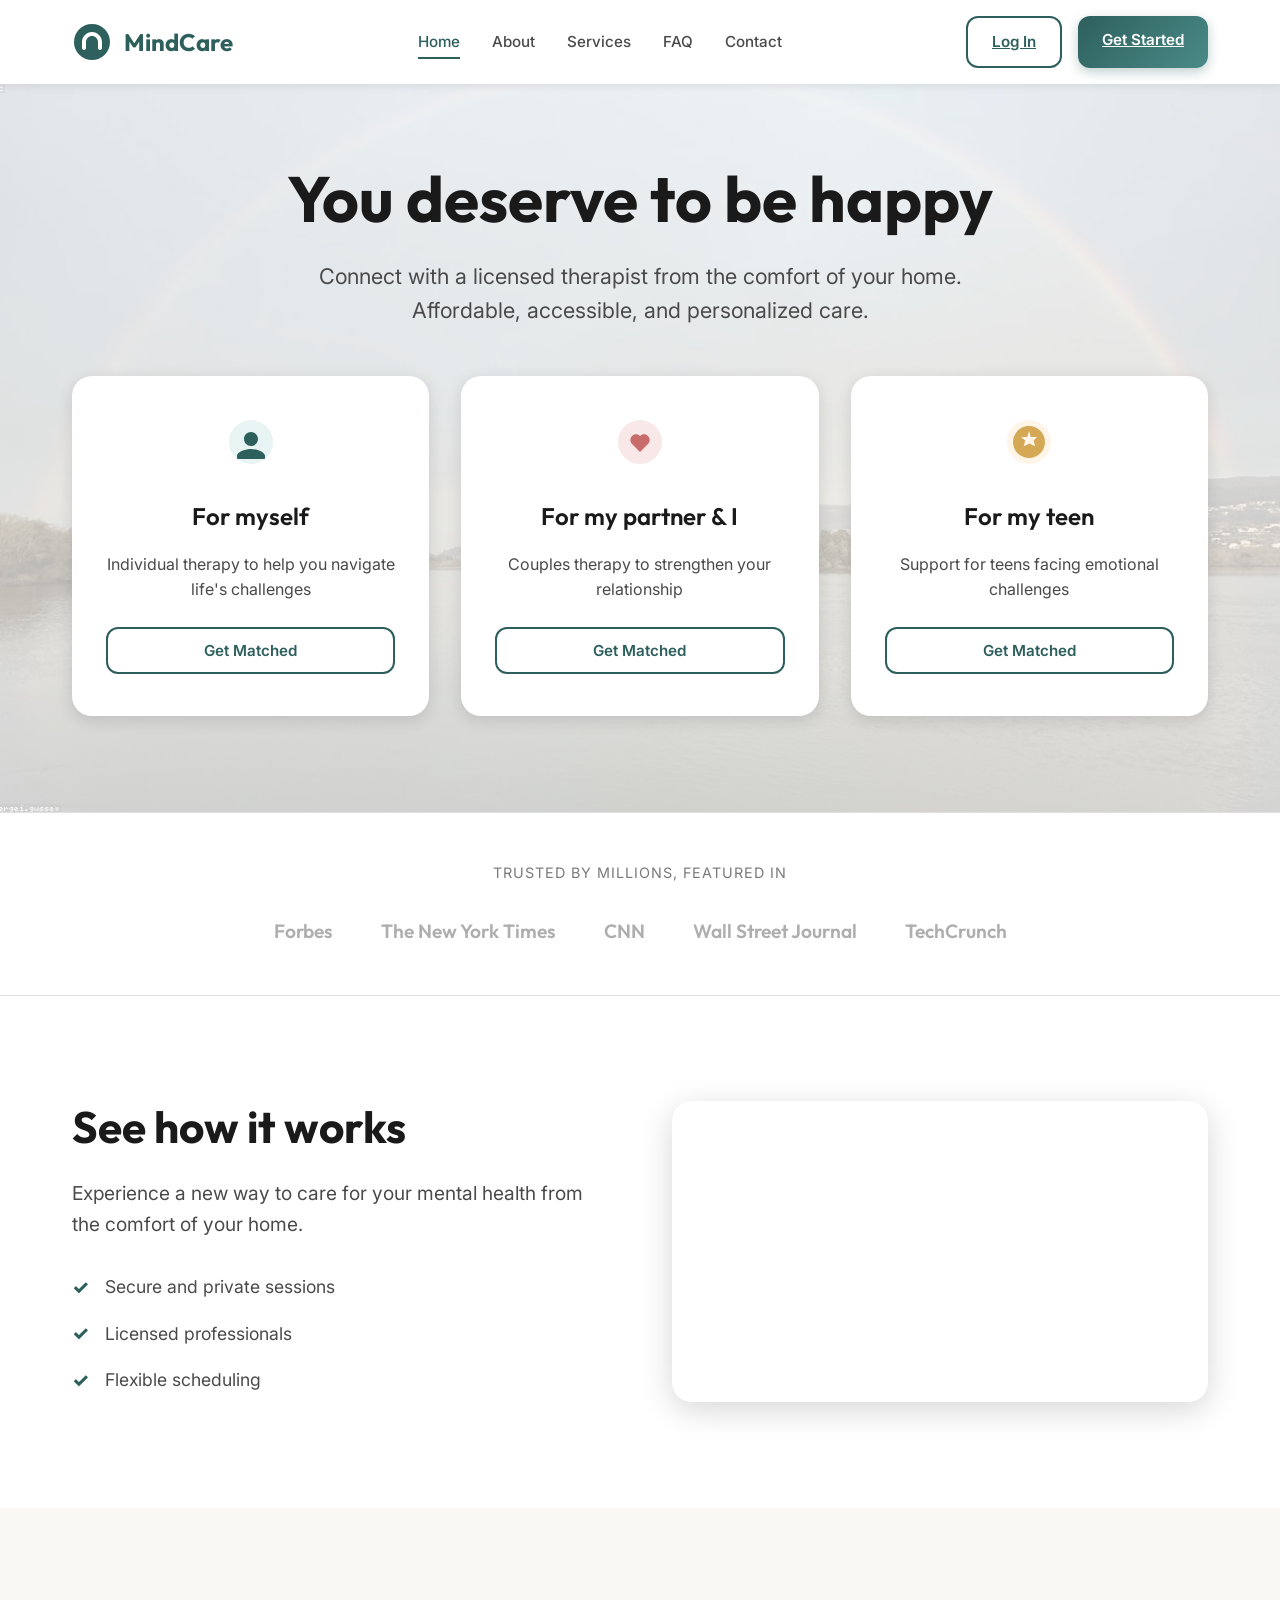
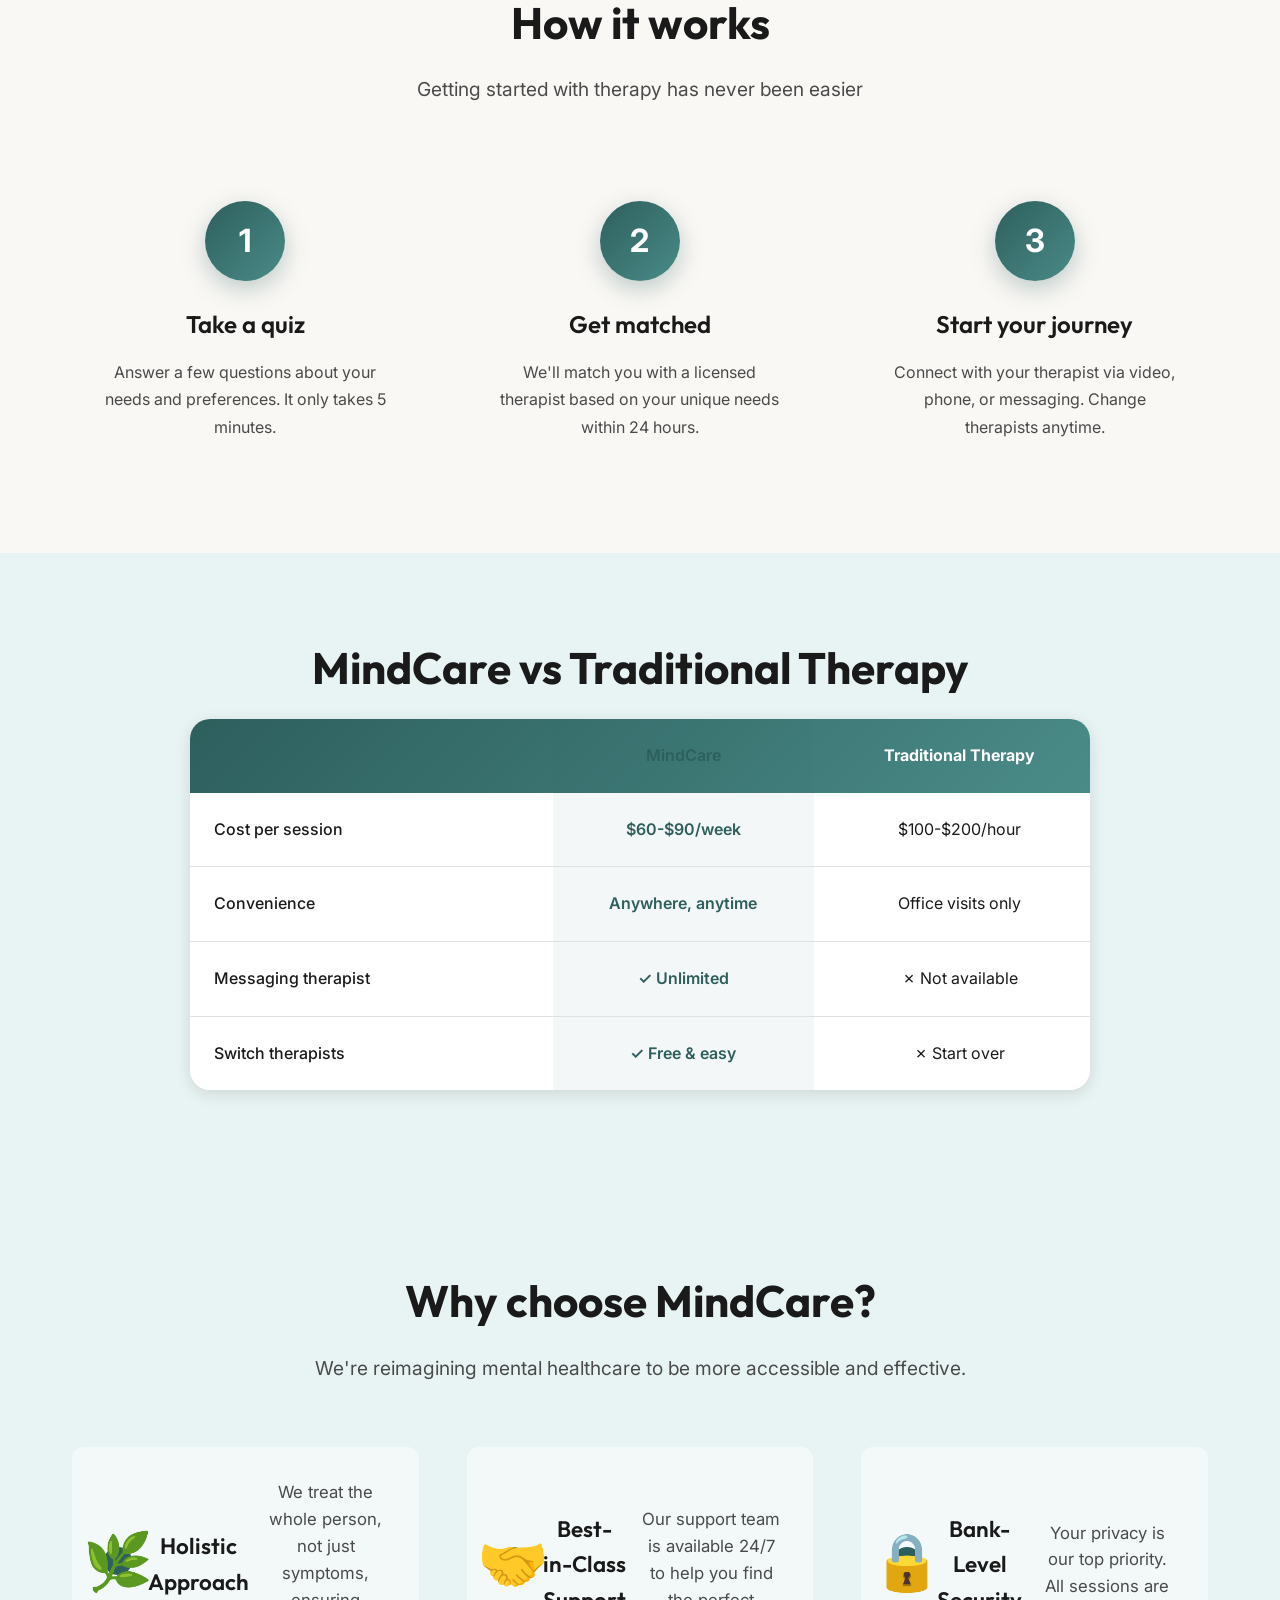
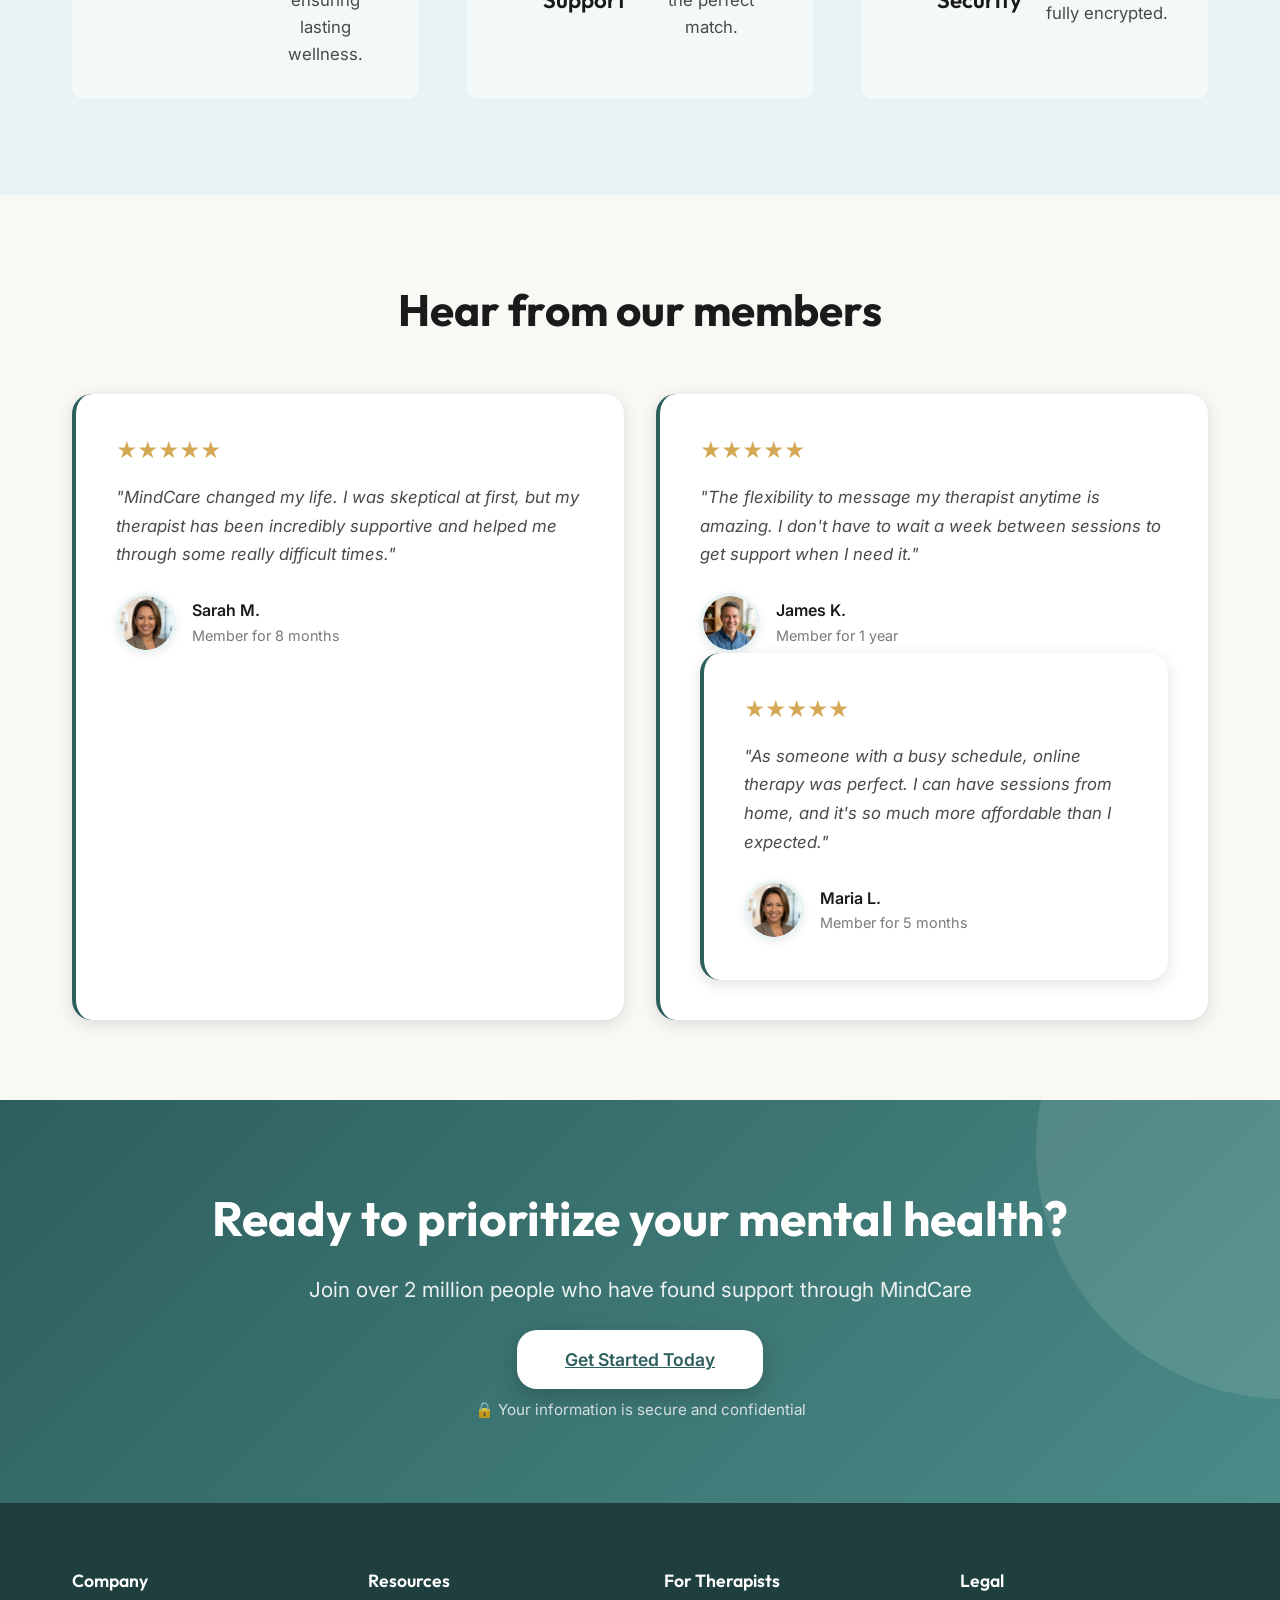
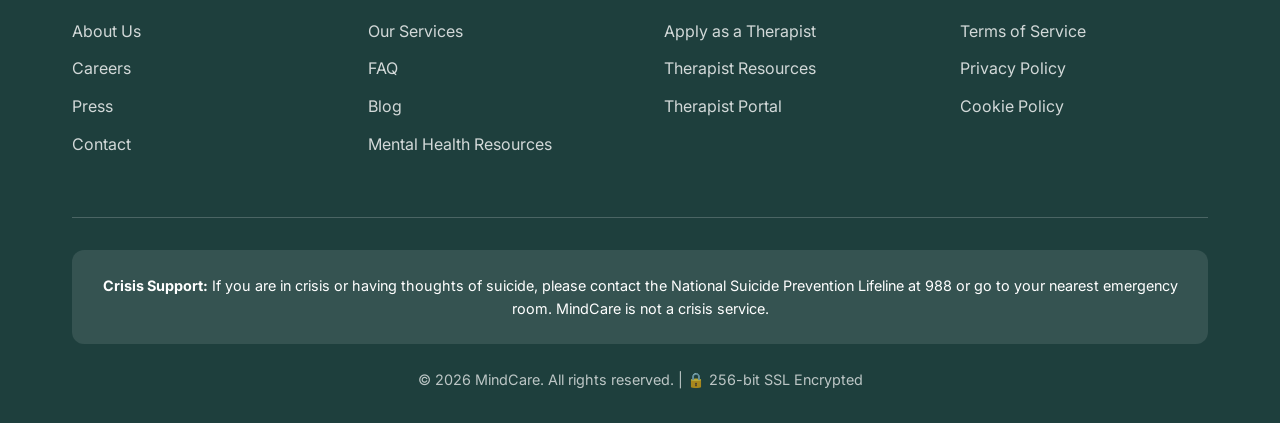
<file: index.html>
<!DOCTYPE html>
<html lang="en">
<head>
    <meta charset="UTF-8">
    <meta name="viewport" content="width=device-width, initial-scale=1.0">
    <title>MindCare - Online Therapy & Mental Wellness | You Deserve Happiness</title>
    <meta name="description" content="MindCare offers affordable, accessible online therapy with licensed therapists. Individual, couples, and teen therapy available. Start your mental wellness journey today.">
    <link rel="preconnect" href="https://fonts.googleapis.com">
    <link rel="preconnect" href="https://fonts.gstatic.com" crossorigin>
    <link href="https://fonts.googleapis.com/css2?family=Inter:wght@300;400;500;600;700;800&family=Outfit:wght@400;600;700&display=swap" rel="stylesheet">
    <link rel="stylesheet" href="styles.css">
</head>
<body>
   
    
    <header class="header">
        <div class="container">
            <nav class="nav">
                <div class="logo">
                    <svg width="40" height="40" viewBox="0 0 40 40" fill="none">
                        <circle cx="20" cy="20" r="18" fill="url(#gradient1)"/>
                        <path d="M20 10C14.5 10 10 14.5 10 20V26C10 27.1 10.9 28 12 28C13.1 28 14 27.1 14 26V20C14 16.7 16.7 14 20 14C23.3 14 26 16.7 26 20V26C26 27.1 26.9 28 28 28C29.1 28 30 27.1 30 26V20C30 14.5 25.5 10 20 10Z" fill="white"/>
                        <defs>
                            <linearGradient id="gradient1" x1="0" y1="0" x2="40" y2="40">
                                <stop offset="0%" stop-color="#2D5F5D"/>
                                <stop offset="100%" stop-color="#4A8B88"/>
                            </linearGradient>
                        </defs>
                    </svg>
                    <span class="logo-text">MindCare</span>
                </div>
                <ul class="nav-menu">
                    <li><a href="index.html" class="nav-link active">Home</a></li>
                    <li><a href="about.html" class="nav-link">About</a></li>
                    <li><a href="services.html" class="nav-link">Services</a></li>
                    <li><a href="faq.html" class="nav-link">FAQ</a></li>
                    <li><a href="contact.html" class="nav-link">Contact</a></li>
                </ul>
                <div class="nav-actions">
                    <a href="login.html" class="btn btn-outline">Log In</a>
                    <a href="signup.html" class="btn btn-primary">Get Started</a>
                </div>
            </nav>
        </div>
    </header>

   
    <section class="hero">
        <div class="container">
            <div class="hero-content">
                <h1 class="hero-title">You deserve to be happy</h1>
                <p class="hero-subtitle">Connect with a licensed therapist from the comfort of your home. Affordable, accessible, and personalized care.</p>
                
                <div class="therapy-cards">
                    <div class="therapy-card">
                        <div class="card-icon">
                            <svg width="48" height="48" viewBox="0 0 48 48" fill="none">
                                <circle cx="24" cy="24" r="22" fill="#E8F4F3"/>
                                <path d="M24 28C27.866 28 31 24.866 31 21C31 17.134 27.866 14 24 14C20.134 14 17 17.134 17 21C17 24.866 20.134 28 24 28ZM24 31C19.33 31 10 33.34 10 38V40C10 40.55 10.45 41 11 41H37C37.55 41 38 40.55 38 40V38C38 33.34 28.67 31 24 31Z" fill="#2D5F5D"/>
                            </svg>
                        </div>
                        <h3 class="card-title">For myself</h3>
                        <p class="card-description">Individual therapy to help you navigate life's challenges</p>
                        <button class="btn btn-card">Get Matched</button>
                    </div>

                    <div class="therapy-card">
                        <div class="card-icon">
                            <svg width="48" height="48" viewBox="0 0 48 48" fill="none">
                                <circle cx="24" cy="24" r="22" fill="#F9E8E8"/>
                                <path d="M24 34L16 26C13.8 23.8 13.8 20.2 16 18C18.2 15.8 21.8 15.8 24 18C26.2 15.8 29.8 15.8 32 18C34.2 20.2 34.2 23.8 32 26L24 34Z" fill="#C76B6B"/>
                            </svg>
                        </div>
                        <h3 class="card-title">For my partner & I</h3>
                        <p class="card-description">Couples therapy to strengthen your relationship</p>
                        <button class="btn btn-card">Get Matched</button>
                    </div>

                    <div class="therapy-card">
                        <div class="card-icon">
                            <svg width="48" height="48" viewBox="0 0 48 48" fill="none">
                                <circle cx="24" cy="24" r="22" fill="#FFF4E8"/>
                                <path d="M32 19L28.59 22.41L30.17 28.17L24.41 25.58L18.65 28.17L20.23 22.41L16 19H22.18L24 13L25.82 19H32ZM24 8C15.16 8 8 15.16 8 24C8 32.84 15.16 40 24 40C32.84 40 40 32.84 40 24C40 15.16 32.84 8 24 8Z" fill="#D4A855"/>
                            </svg>
                        </div>
                        <h3 class="card-title">For my teen</h3>
                        <p class="card-description">Support for teens facing emotional challenges</p>
                        <button class="btn btn-card">Get Matched</button>
                    </div>
                </div>
            </div>
        </div>
        <div class="hero-background"></div>
    </section>

   
    <section class="featured">
        <div class="container">
            <p class="featured-label">Trusted by millions, featured in</p>
            <div class="featured-logos">
                <div class="featured-logo">Forbes</div>
                <div class="featured-logo">The New York Times</div>
                <div class="featured-logo">CNN</div>
                <div class="featured-logo">Wall Street Journal</div>
                <div class="featured-logo">TechCrunch</div>
            </div>
        </div>
    </section>

    <!-- Video Section -->
    <section class="video-intro">
        <div class="container">
            <div class="video-content">
                <div class="video-text">
                    <h2 class="section-title">See how it works</h2>
                    <p class="section-subtitle">Experience a new way to care for your mental health from the comfort of your home.</p>
                    <ul class="video-features">
                        <li><span class="check-icon">✓</span> Secure and private sessions</li>
                        <li><span class="check-icon">✓</span> Licensed professionals</li>
                        <li><span class="check-icon">✓</span> Flexible scheduling</li>
                    </ul>
                </div>
                <div class="video-wrapper">
                     <iframe width="560" height="315" src="https://www.youtube.com/embed/inpok4MKVLM?controls=0" title="MindCare Experience" frameborder="0" allow="accelerometer; autoplay; clipboard-write; encrypted-media; gyroscope; picture-in-picture" allowfullscreen></iframe>
                </div>
            </div>
        </div>
    </section>

   
    <section class="how-it-works">
        <div class="container">
            <h2 class="section-title">How it works</h2>
            <p class="section-subtitle">Getting started with therapy has never been easier</p>
            
            <div class="steps-grid">
                <div class="step">
                    <div class="step-number">1</div>
                    <h3 class="step-title">Take a quiz</h3>
                    <p class="step-description">Answer a few questions about your needs and preferences. It only takes 5 minutes.</p>
                </div>
                
                <div class="step">
                    <div class="step-number">2</div>
                    <h3 class="step-title">Get matched</h3>
                    <p class="step-description">We'll match you with a licensed therapist based on your unique needs within 24 hours.</p>
                </div>
                
                <div class="step">
                    <div class="step-number">3</div>
                    <h3 class="step-title">Start your journey</h3>
                    <p class="step-description">Connect with your therapist via video, phone, or messaging. Change therapists anytime.</p>
                </div>
            </div>
        </div>
    </section>

   
    <section class="comparison">
        <div class="container">
            <h2 class="section-title">MindCare vs Traditional Therapy</h2>
            
            <div class="comparison-table">
                <div class="comparison-header">
                    <div class="comparison-cell"></div>
                    <div class="comparison-cell highlight">MindCare</div>
                    <div class="comparison-cell">Traditional Therapy</div>
                </div>
                
                <div class="comparison-row">
                    <div class="comparison-cell">Cost per session</div>
                    <div class="comparison-cell highlight">$60-$90/week</div>
                    <div class="comparison-cell">$100-$200/hour</div>
                </div>
                
                <div class="comparison-row">
                    <div class="comparison-cell">Convenience</div>
                    <div class="comparison-cell highlight">Anywhere, anytime</div>
                    <div class="comparison-cell">Office visits only</div>
                </div>
                
                <div class="comparison-row">
                    <div class="comparison-cell">Messaging therapist</div>
                    <div class="comparison-cell highlight">✓ Unlimited</div>
                    <div class="comparison-cell">✗ Not available</div>
                </div>
                
                <div class="comparison-row">
                    <div class="comparison-cell">Switch therapists</div>
                    <div class="comparison-cell highlight">✓ Free & easy</div>
                    <div class="comparison-cell">✗ Start over</div>
                </div>
            </div>
        </div>
    </section>

    <!-- Why Choose MindCare Section -->
    <section class="why-choose">
        <div class="container">
            <h2 class="section-title">Why choose MindCare?</h2>
            <p class="section-subtitle">We're reimagining mental healthcare to be more accessible and effective.</p>
            <div class="features-grid">
                <div class="feature-item">
                    <div class="feature-icon">🌿</div>
                    <h3 class="feature-title">Holistic Approach</h3>
                    <p class="feature-desc">We treat the whole person, not just symptoms, ensuring lasting wellness.</p>
                </div>
                <div class="feature-item">
                    <div class="feature-icon">🤝</div>
                    <h3 class="feature-title">Best-in-Class Support</h3>
                    <p class="feature-desc">Our support team is available 24/7 to help you find the perfect match.</p>
                </div>
                <div class="feature-item">
                    <div class="feature-icon">🔒</div>
                    <h3 class="feature-title">Bank-Level Security</h3>
                    <p class="feature-desc">Your privacy is our top priority. All sessions are fully encrypted.</p>
                </div>
            </div>
        </div>
    </section>

   
    <section class="testimonials">
        <div class="container">
            <h2 class="section-title">Hear from our members</h2>
            
            <div class="testimonials-grid">
                <div class="testimonial">
                    <div class="stars">★★★★★</div>
                    <p class="testimonial-text">"MindCare changed my life. I was skeptical at first, but my therapist has been incredibly supportive and helped me through some really difficult times."</p>
                    <div class="testimonial-author">
                        <img src="images/avatar-sarah.png" alt="Sarah M." class="author-avatar-img">
                        <div class="author-info">
                            <p class="author-name">Sarah M.</p>
                            <p class="author-detail">Member for 8 months</p>
                        </div>
                    </div>
                </div>
                
                <div class="testimonial">
                    <div class="stars">★★★★★</div>
                    <p class="testimonial-text">"The flexibility to message my therapist anytime is amazing. I don't have to wait a week between sessions to get support when I need it."</p>
                    <div class="testimonial-author">
                    <div class="testimonial-author">
                        <img src="images/avatar-james.png" alt="James K." class="author-avatar-img">
                        <div class="author-info">
                            <p class="author-name">James K.</p>
                            <p class="author-detail">Member for 1 year</p>
                        </div>
                    </div>
                </div>
                
                <div class="testimonial">
                    <div class="stars">★★★★★</div>
                    <p class="testimonial-text">"As someone with a busy schedule, online therapy was perfect. I can have sessions from home, and it's so much more affordable than I expected."</p>
                    <div class="testimonial-author">
                    <div class="testimonial-author">
                        <img src="images/avatar-maria.png" alt="Maria L." class="author-avatar-img">
                        <div class="author-info">
                            <p class="author-name">Maria L.</p>
                            <p class="author-detail">Member for 5 months</p>
                        </div>
                    </div>
                </div>
            </div>
        </div>
    </section>

    
    <section class="cta">
        <div class="container">
            <div class="cta-content">
                <h2 class="cta-title">Ready to prioritize your mental health?</h2>
                <p class="cta-subtitle">Join over 2 million people who have found support through MindCare</p>
                <a href="signup.html" class="btn btn-large">Get Started Today</a>
                <p class="cta-note">🔒 Your information is secure and confidential</p>
            </div>
        </div>
    </section>

   
    <footer class="footer">
        <div class="container">
            <div class="footer-grid">
                <div class="footer-column">
                    <h4 class="footer-heading">Company</h4>
                    <ul class="footer-links">
                        <li><a href="about.html">About Us</a></li>
                        <li><a href="#">Careers</a></li>
                        <li><a href="#">Press</a></li>
                        <li><a href="contact.html">Contact</a></li>
                    </ul>
                </div>
                
                <div class="footer-column">
                    <h4 class="footer-heading">Resources</h4>
                    <ul class="footer-links">
                        <li><a href="services.html">Our Services</a></li>
                        <li><a href="faq.html">FAQ</a></li>
                        <li><a href="#">Blog</a></li>
                        <li><a href="#">Mental Health Resources</a></li>
                    </ul>
                </div>
                
                <div class="footer-column">
                    <h4 class="footer-heading">For Therapists</h4>
                    <ul class="footer-links">
                        <li><a href="#">Apply as a Therapist</a></li>
                        <li><a href="#">Therapist Resources</a></li>
                        <li><a href="#">Therapist Portal</a></li>
                    </ul>
                </div>
                
                <div class="footer-column">
                    <h4 class="footer-heading">Legal</h4>
                    <ul class="footer-links">
                        <li><a href="#">Terms of Service</a></li>
                        <li><a href="#">Privacy Policy</a></li>
                        <li><a href="#">Cookie Policy</a></li>
                    </ul>
                </div>
            </div>
            
            <div class="footer-bottom">
                <p class="footer-disclaimer">
                    <strong>Crisis Support:</strong> If you are in crisis or having thoughts of suicide, please contact the National Suicide Prevention Lifeline at 988 or go to your nearest emergency room. MindCare is not a crisis service.
                </p>
                <p class="footer-copyright">© 2026 MindCare. All rights reserved. | 🔒 256-bit SSL Encrypted</p>
            </div>
        </div>
    </footer>

    <script src="script.js"></script>
</body>
</html>
</file>
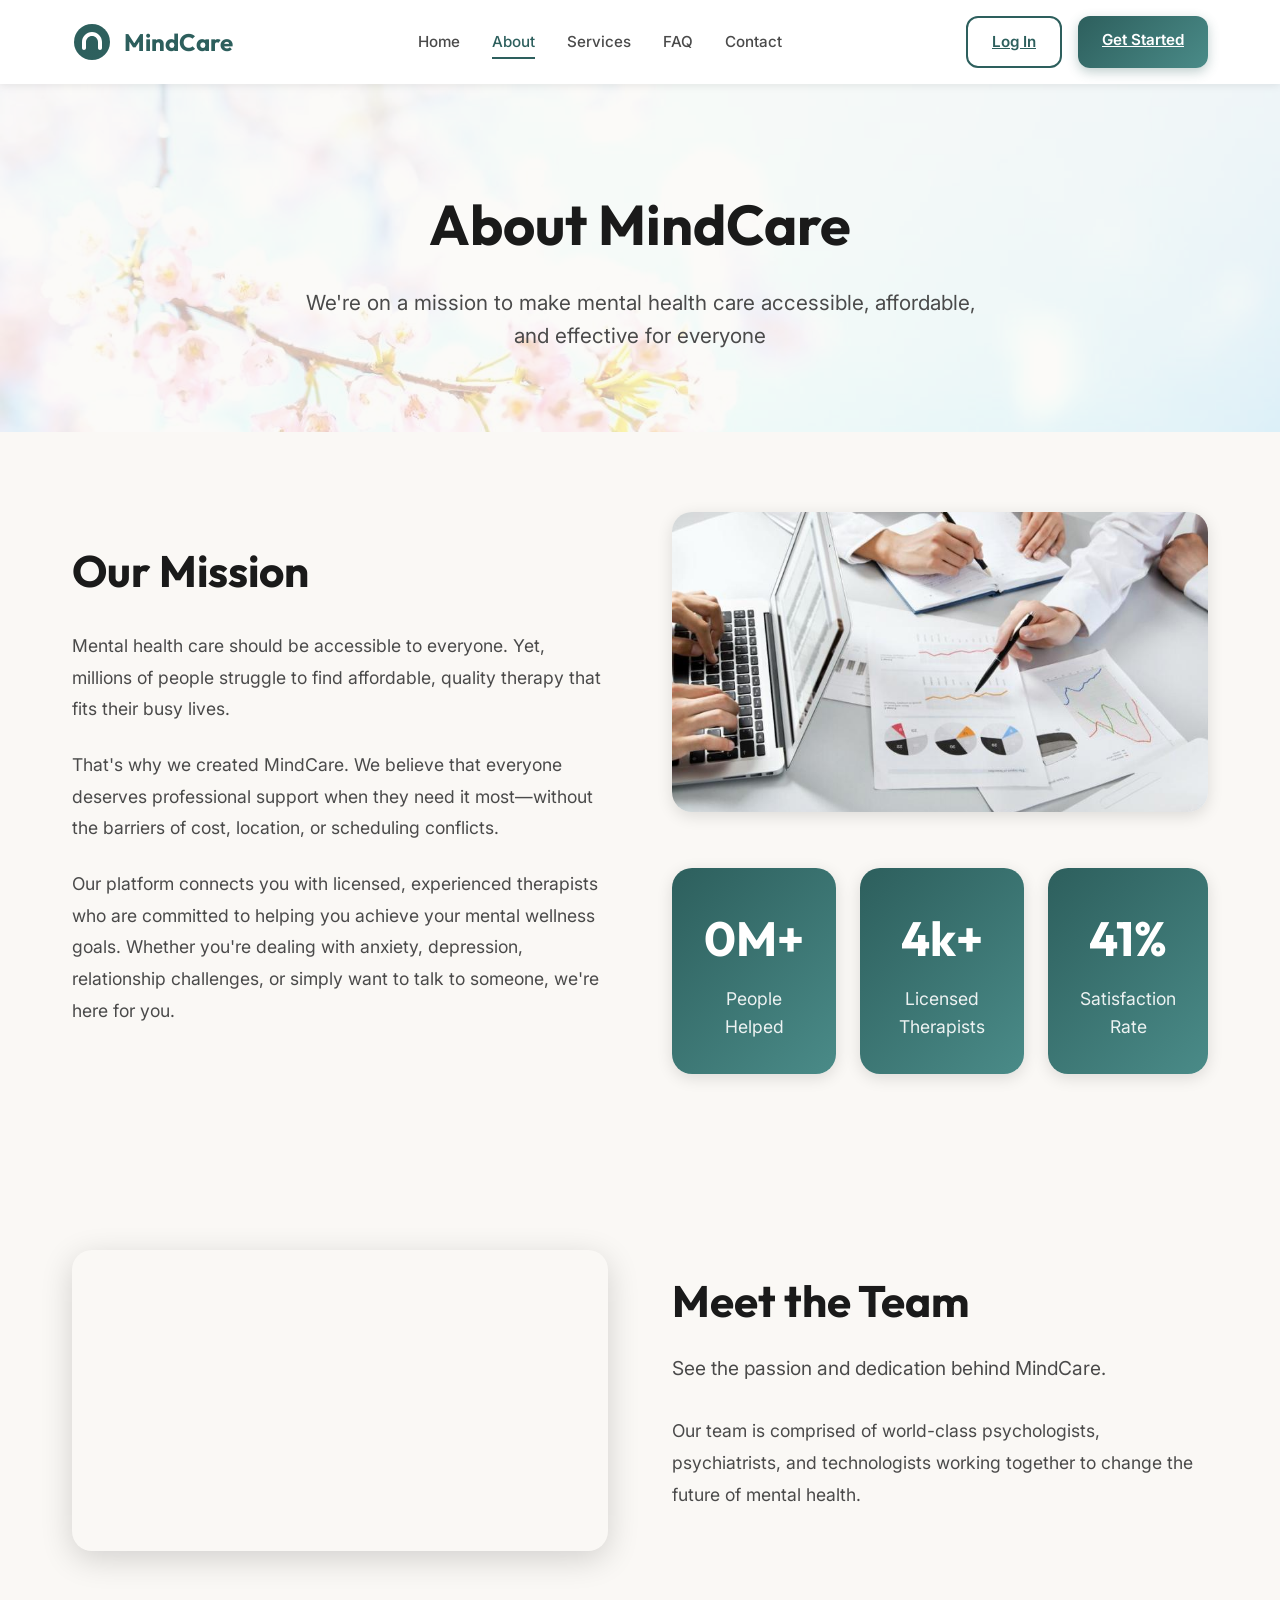
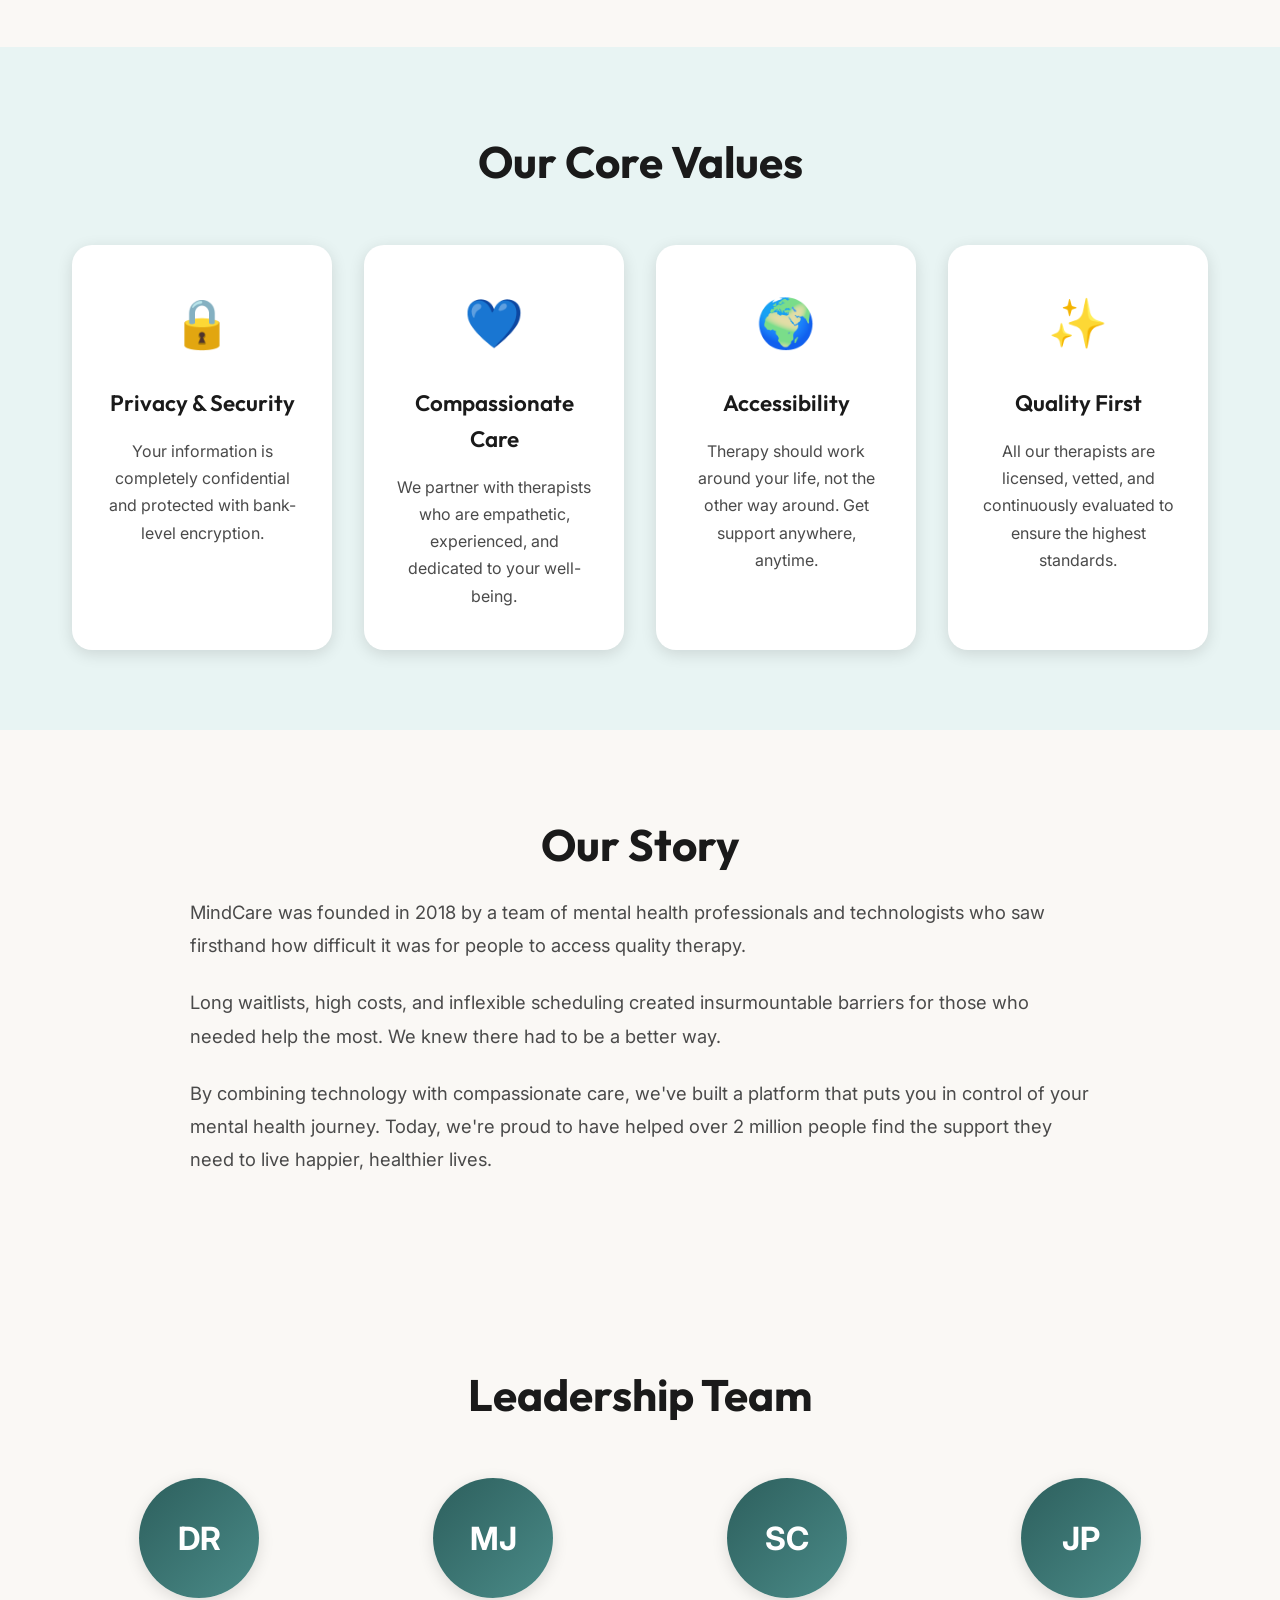
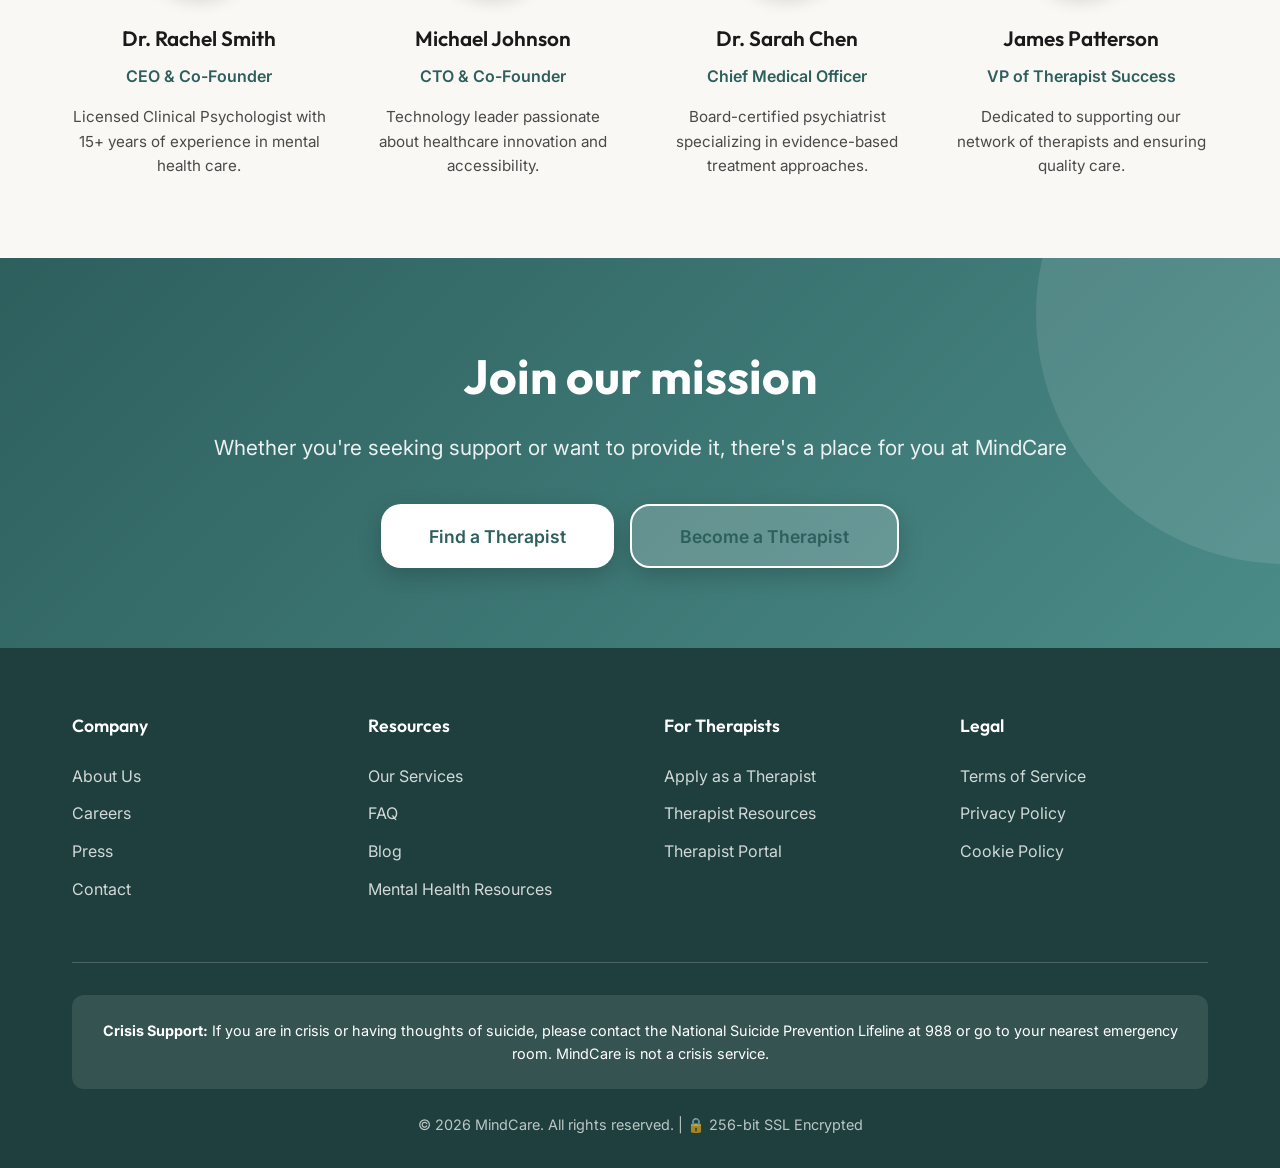
<file: about.html>
<!DOCTYPE html>
<html lang="en">

<head>
    <meta charset="UTF-8">
    <meta name="viewport" content="width=device-width, initial-scale=1.0">
    <title>About Us - MindCare | Our Mission & Story</title>
    <meta name="description"
        content="Learn about MindCare's mission to make mental health care accessible and affordable for everyone. Meet our team and discover our commitment to your wellness.">
    <link rel="preconnect" href="https://fonts.googleapis.com">
    <link rel="preconnect" href="https://fonts.gstatic.com" crossorigin>
    <link
        href="https://fonts.googleapis.com/css2?family=Inter:wght@300;400;500;600;700;800&family=Outfit:wght@400;600;700&display=swap"
        rel="stylesheet">
    <link rel="stylesheet" href="styles.css">
</head>

<body>

    <header class="header">
        <div class="container">
            <nav class="nav">
                <div class="logo">
                    <svg width="40" height="40" viewBox="0 0 40 40" fill="none">
                        <circle cx="20" cy="20" r="18" fill="url(#gradient1)" />
                        <path
                            d="M20 10C14.5 10 10 14.5 10 20V26C10 27.1 10.9 28 12 28C13.1 28 14 27.1 14 26V20C14 16.7 16.7 14 20 14C23.3 14 26 16.7 26 20V26C26 27.1 26.9 28 28 28C29.1 28 30 27.1 30 26V20C30 14.5 25.5 10 20 10Z"
                            fill="white" />
                        <defs>
                            <linearGradient id="gradient1" x1="0" y1="0" x2="40" y2="40">
                                <stop offset="0%" stop-color="#2D5F5D" />
                                <stop offset="100%" stop-color="#4A8B88" />
                            </linearGradient>
                        </defs>
                    </svg>
                    <span class="logo-text">MindCare</span>
                </div>
                <ul class="nav-menu">
                    <li><a href="index.html" class="nav-link">Home</a></li>
                    <li><a href="about.html" class="nav-link active">About</a></li>
                    <li><a href="services.html" class="nav-link">Services</a></li>
                    <li><a href="faq.html" class="nav-link">FAQ</a></li>
                    <li><a href="contact.html" class="nav-link">Contact</a></li>
                </ul>
                <div class="nav-actions">
                    <a href="login.html" class="btn btn-outline">Log In</a>
                    <a href="signup.html" class="btn btn-primary">Get Started</a>
                </div>
            </nav>
        </div>
    </header>


    <section class="page-hero">
        <div class="page-hero-background"></div>
        <div class="container">
            <h1 class="page-hero-title">About MindCare</h1>
            <p class="page-hero-subtitle">We're on a mission to make mental health care accessible, affordable, and
                effective for everyone</p>
        </div>
    </section>


    <section class="mission-section">
        <div class="container">
            <div class="mission-grid">
                <div class="mission-content">
                    <h2 class="section-title-left">Our Mission</h2>
                    <p class="mission-text">
                        Mental health care should be accessible to everyone. Yet, millions of people struggle to find
                        affordable, quality therapy that fits their busy lives.
                    </p>
                    <p class="mission-text">
                        That's why we created MindCare. We believe that everyone deserves professional support when they
                        need it most—without the barriers of cost, location, or scheduling conflicts.
                    </p>
                    <p class="mission-text">
                        Our platform connects you with licensed, experienced therapists who are committed to helping you
                        achieve your mental wellness goals. Whether you're dealing with anxiety, depression,
                        relationship challenges, or simply want to talk to someone, we're here for you.
                    </p>
                </div>
                <div class="mission-visual">
                    <div class="image-wrapper-rounded">
                        <img src="images/about-real.jpg" alt="Our Mission" class="about-image"
                            style="object-position: center; height: 300px; width: 100%;">
                    </div>
                    <div class="stats-row">
                        <div class="stat-card">
                            <div class="stat-number">2M+</div>
                            <div class="stat-label">People Helped</div>
                        </div>
                        <div class="stat-card">
                            <div class="stat-number">10k+</div>
                            <div class="stat-label">Licensed Therapists</div>
                        </div>
                        <div class="stat-card">
                            <div class="stat-number">95%</div>
                            <div class="stat-label">Satisfaction Rate</div>
                        </div>
                    </div>
                </div>
            </div>
        </div>
    </section>

    <!-- Video Section -->
    <section class="video-intro" style="background-color: var(--bg-cream);">
        <div class="container">
            <div class="video-content">
                <div class="video-wrapper">
                    <iframe width="560" height="315" src="https://www.youtube.com/embed/inpok4MKVLM?controls=0"
                        title="Our Team" frameborder="0"
                        allow="accelerometer; autoplay; clipboard-write; encrypted-media; gyroscope; picture-in-picture"
                        allowfullscreen></iframe>
                </div>
                <div class="video-text">
                    <h2 class="section-title">Meet the Team</h2>
                    <p class="section-subtitle">See the passion and dedication behind MindCare.</p>
                    <p class="mission-text">Our team is comprised of world-class psychologists, psychiatrists, and
                        technologists working together to change the future of mental health.</p>
                </div>
            </div>
        </div>
    </section>



    <section class="values-section">
        <div class="container">
            <h2 class="section-title">Our Core Values</h2>
            <div class="values-grid">
                <div class="value-card">
                    <div class="value-icon">🔒</div>
                    <h3 class="value-title">Privacy & Security</h3>
                    <p class="value-description">Your information is completely confidential and protected with
                        bank-level encryption.</p>
                </div>

                <div class="value-card">
                    <div class="value-icon">💙</div>
                    <h3 class="value-title">Compassionate Care</h3>
                    <p class="value-description">We partner with therapists who are empathetic, experienced, and
                        dedicated to your well-being.</p>
                </div>

                <div class="value-card">
                    <div class="value-icon">🌍</div>
                    <h3 class="value-title">Accessibility</h3>
                    <p class="value-description">Therapy should work around your life, not the other way around. Get
                        support anywhere, anytime.</p>
                </div>

                <div class="value-card">
                    <div class="value-icon">✨</div>
                    <h3 class="value-title">Quality First</h3>
                    <p class="value-description">All our therapists are licensed, vetted, and continuously evaluated to
                        ensure the highest standards.</p>
                </div>
            </div>
        </div>
    </section>



    <section class="story-section">
        <div class="container">
            <div class="story-content">
                <h2 class="section-title">Our Story</h2>
                <p class="story-text">
                    MindCare was founded in 2018 by a team of mental health professionals and technologists who saw
                    firsthand how difficult it was for people to access quality therapy.
                </p>
                <p class="story-text">
                    Long waitlists, high costs, and inflexible scheduling created insurmountable barriers for those who
                    needed help the most. We knew there had to be a better way.
                </p>
                <p class="story-text">
                    By combining technology with compassionate care, we've built a platform that puts you in control of
                    your mental health journey. Today, we're proud to have helped over 2 million people find the support
                    they need to live happier, healthier lives.
                </p>
            </div>
        </div>
    </section>



    <section class="team-section">
        <div class="container">
            <h2 class="section-title">Leadership Team</h2>
            <div class="team-grid">
                <div class="team-member">
                    <div class="member-avatar">DR</div>
                    <h3 class="member-name">Dr. Rachel Smith</h3>
                    <p class="member-role">CEO & Co-Founder</p>
                    <p class="member-bio">Licensed Clinical Psychologist with 15+ years of experience in mental health
                        care.</p>
                </div>

                <div class="team-member">
                    <div class="member-avatar">MJ</div>
                    <h3 class="member-name">Michael Johnson</h3>
                    <p class="member-role">CTO & Co-Founder</p>
                    <p class="member-bio">Technology leader passionate about healthcare innovation and accessibility.
                    </p>
                </div>

                <div class="team-member">
                    <div class="member-avatar">SC</div>
                    <h3 class="member-name">Dr. Sarah Chen</h3>
                    <p class="member-role">Chief Medical Officer</p>
                    <p class="member-bio">Board-certified psychiatrist specializing in evidence-based treatment
                        approaches.</p>
                </div>

                <div class="team-member">
                    <div class="member-avatar">JP</div>
                    <h3 class="member-name">James Patterson</h3>
                    <p class="member-role">VP of Therapist Success</p>
                    <p class="member-bio">Dedicated to supporting our network of therapists and ensuring quality care.
                    </p>
                </div>
            </div>
        </div>
    </section>


    <section class="cta">
        <div class="container">
            <div class="cta-content">
                <h2 class="cta-title">Join our mission</h2>
                <p class="cta-subtitle">Whether you're seeking support or want to provide it, there's a place for you at
                    MindCare</p>
                <div style="display: flex; gap: 1rem; justify-content: center; flex-wrap: wrap;">
                    <button class="btn btn-large">Find a Therapist</button>
                    <button class="btn btn-large"
                        style="background: rgba(255,255,255,0.2); border: 2px solid white;">Become a Therapist</button>
                </div>
            </div>
        </div>
    </section>


    <footer class="footer">
        <div class="container">
            <div class="footer-grid">
                <div class="footer-column">
                    <h4 class="footer-heading">Company</h4>
                    <ul class="footer-links">
                        <li><a href="about.html">About Us</a></li>
                        <li><a href="#">Careers</a></li>
                        <li><a href="#">Press</a></li>
                        <li><a href="contact.html">Contact</a></li>
                    </ul>
                </div>

                <div class="footer-column">
                    <h4 class="footer-heading">Resources</h4>
                    <ul class="footer-links">
                        <li><a href="services.html">Our Services</a></li>
                        <li><a href="faq.html">FAQ</a></li>
                        <li><a href="#">Blog</a></li>
                        <li><a href="#">Mental Health Resources</a></li>
                    </ul>
                </div>

                <div class="footer-column">
                    <h4 class="footer-heading">For Therapists</h4>
                    <ul class="footer-links">
                        <li><a href="#">Apply as a Therapist</a></li>
                        <li><a href="#">Therapist Resources</a></li>
                        <li><a href="#">Therapist Portal</a></li>
                    </ul>
                </div>

                <div class="footer-column">
                    <h4 class="footer-heading">Legal</h4>
                    <ul class="footer-links">
                        <li><a href="#">Terms of Service</a></li>
                        <li><a href="#">Privacy Policy</a></li>
                        <li><a href="#">Cookie Policy</a></li>
                    </ul>
                </div>
            </div>

            <div class="footer-bottom">
                <p class="footer-disclaimer">
                    <strong>Crisis Support:</strong> If you are in crisis or having thoughts of suicide, please contact
                    the National Suicide Prevention Lifeline at 988 or go to your nearest emergency room. MindCare is
                    not a crisis service.
                </p>
                <p class="footer-copyright">© 2026 MindCare. All rights reserved. | 🔒 256-bit SSL Encrypted</p>
            </div>
        </div>
    </footer>

    <script src="script.js"></script>
</body>

</html>
</file>
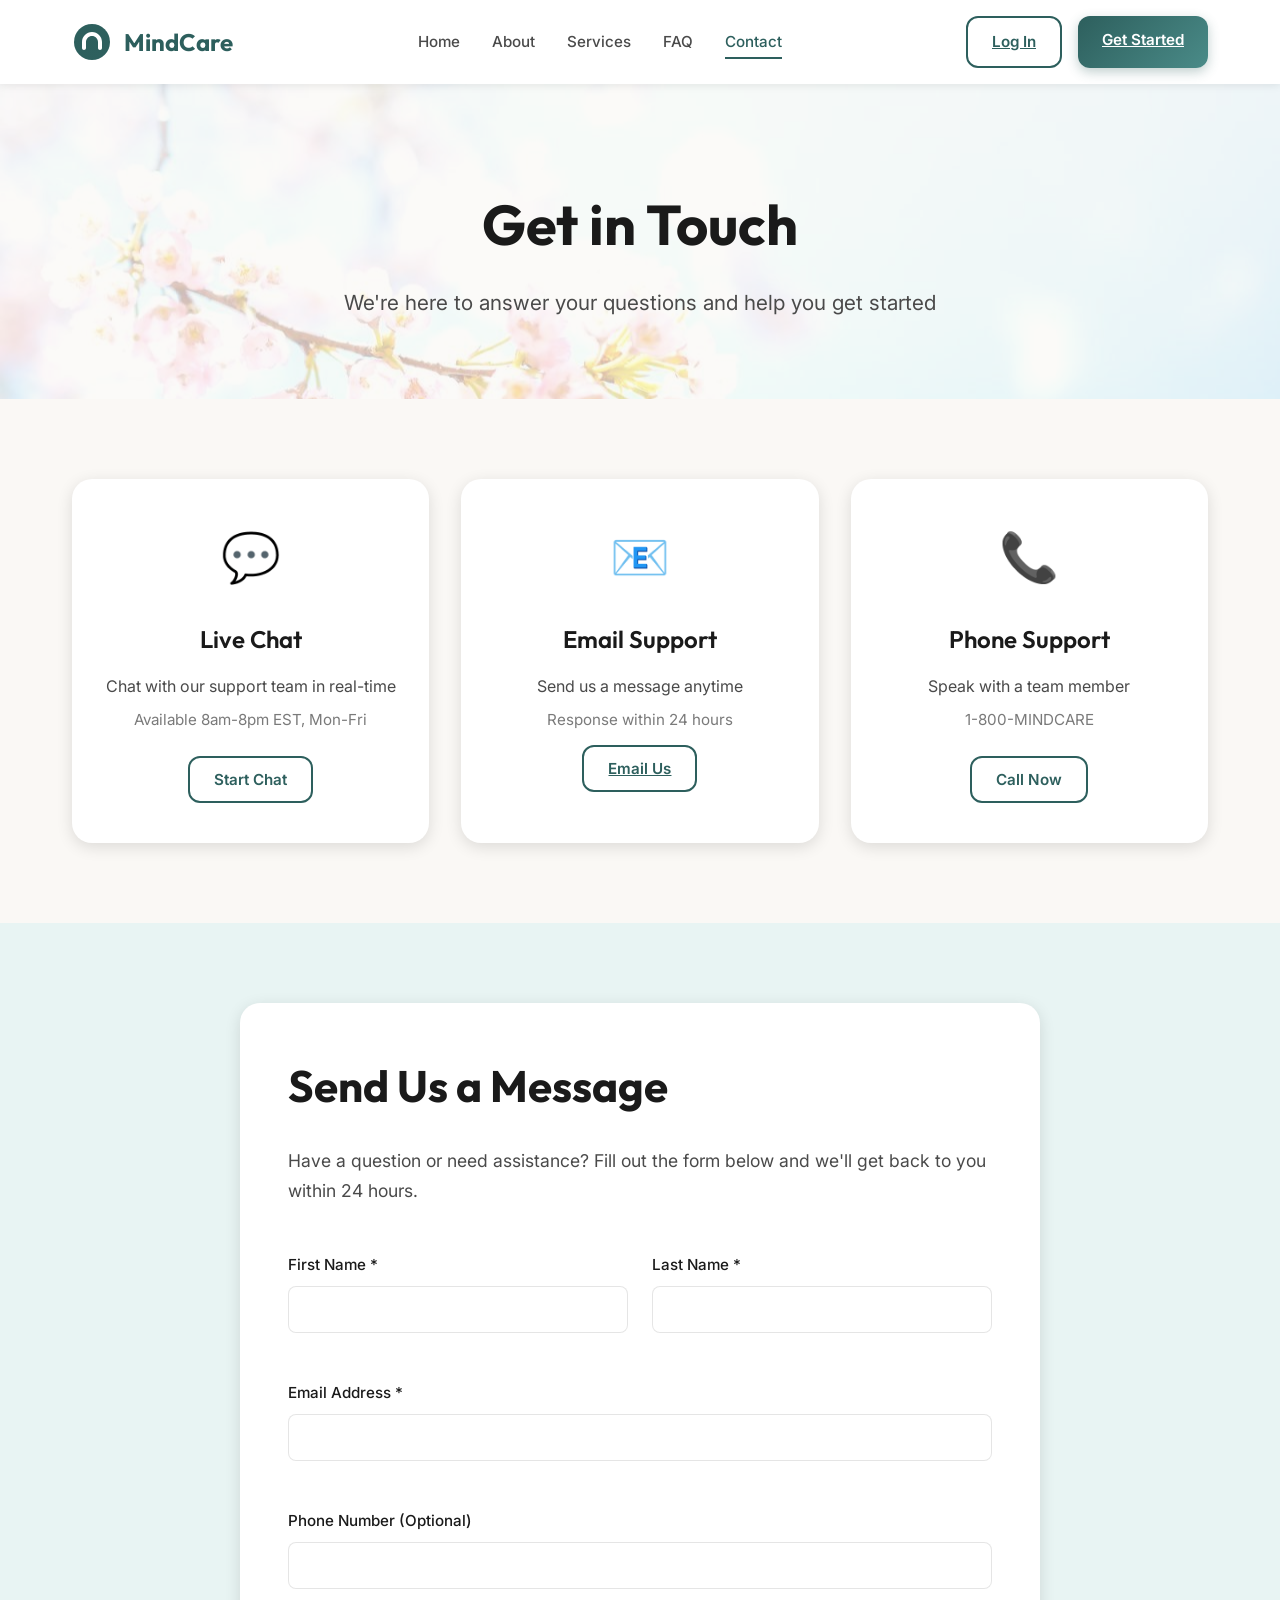
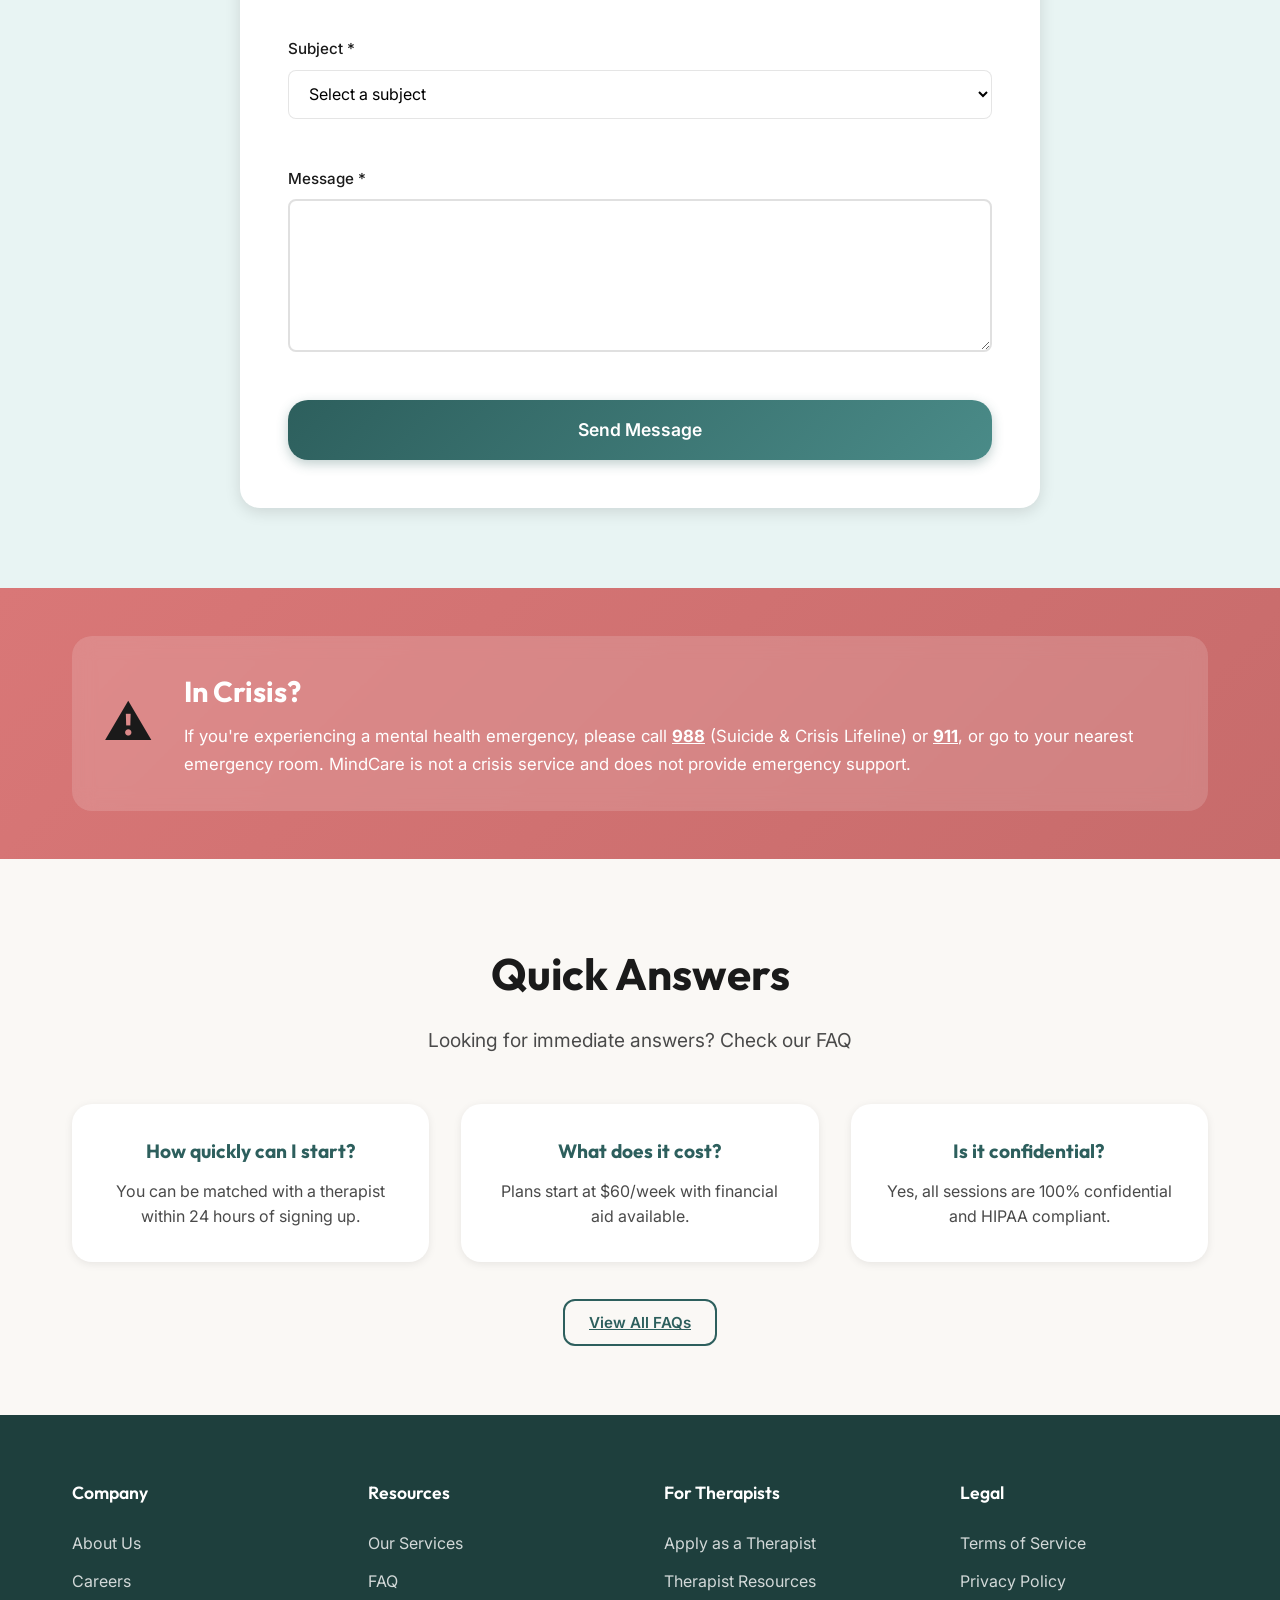
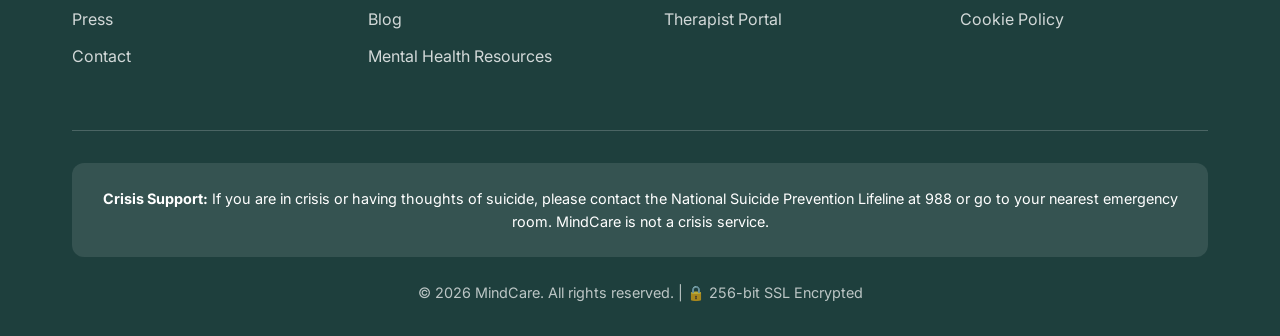
<file: contact.html>
<!DOCTYPE html>
<html lang="en">

<head>
    <meta charset="UTF-8">
    <meta name="viewport" content="width=device-width, initial-scale=1.0">
    <title>Contact Us - MindCare | Get Help & Support</title>
    <meta name="description"
        content="Contact MindCare for questions, support, or to get started with online therapy. We're here to help you every step of the way.">
    <link rel="preconnect" href="https://fonts.googleapis.com">
    <link rel="preconnect" href="https://fonts.gstatic.com" crossorigin>
    <link
        href="https://fonts.googleapis.com/css2?family=Inter:wght@300;400;500;600;700;800&family=Outfit:wght@400;600;700&display=swap"
        rel="stylesheet">
    <link rel="stylesheet" href="styles.css">
</head>

<body>

    <header class="header">
        <div class="container">
            <nav class="nav">
                <div class="logo">
                    <svg width="40" height="40" viewBox="0 0 40 40" fill="none">
                        <circle cx="20" cy="20" r="18" fill="url(#gradient1)" />
                        <path
                            d="M20 10C14.5 10 10 14.5 10 20V26C10 27.1 10.9 28 12 28C13.1 28 14 27.1 14 26V20C14 16.7 16.7 14 20 14C23.3 14 26 16.7 26 20V26C26 27.1 26.9 28 28 28C29.1 28 30 27.1 30 26V20C30 14.5 25.5 10 20 10Z"
                            fill="white" />
                        <defs>
                            <linearGradient id="gradient1" x1="0" y1="0" x2="40" y2="40">
                                <stop offset="0%" stop-color="#2D5F5D" />
                                <stop offset="100%" stop-color="#4A8B88" />
                            </linearGradient>
                        </defs>
                    </svg>
                    <span class="logo-text">MindCare</span>
                </div>
                <ul class="nav-menu">
                    <li><a href="index.html" class="nav-link">Home</a></li>
                    <li><a href="about.html" class="nav-link">About</a></li>
                    <li><a href="services.html" class="nav-link">Services</a></li>
                    <li><a href="faq.html" class="nav-link">FAQ</a></li>
                    <li><a href="contact.html" class="nav-link active">Contact</a></li>
                </ul>
                <div class="nav-actions">
                    <a href="login.html" class="btn btn-outline">Log In</a>
                    <a href="signup.html" class="btn btn-primary">Get Started</a>
                </div>
            </nav>
        </div>
    </header>


    <section class="page-hero">
        <div class="page-hero-background"></div>
        <div class="container">
            <h1 class="page-hero-title">Get in Touch</h1>
            <p class="page-hero-subtitle">We're here to answer your questions and help you get started</p>
        </div>
    </section>





    <section class="contact-options">
        <div class="container">
            <div class="contact-grid">
                <div class="contact-card">
                    <div class="contact-icon">💬</div>
                    <h3 class="contact-card-title">Live Chat</h3>
                    <p class="contact-card-description">Chat with our support team in real-time</p>
                    <p class="contact-card-hours">Available 8am-8pm EST, Mon-Fri</p>
                    <button class="btn btn-outline">Start Chat</button>
                </div>

                <div class="contact-card">
                    <div class="contact-icon">📧</div>
                    <h3 class="contact-card-title">Email Support</h3>
                    <p class="contact-card-description">Send us a message anytime</p>
                    <p class="contact-card-hours">Response within 24 hours</p>
                    <a href="mailto:support@mindcare.example.com" class="btn btn-outline">Email Us</a>
                </div>

                <div class="contact-card">
                    <div class="contact-icon">📞</div>
                    <h3 class="contact-card-title">Phone Support</h3>
                    <p class="contact-card-description">Speak with a team member</p>
                    <p class="contact-card-hours">1-800-MINDCARE</p>
                    <button class="btn btn-outline">Call Now</button>
                </div>
            </div>
        </div>
    </section>


    <section class="contact-form-section">
        <div class="container">
            <div class="form-container">
                <div class="form-intro">
                    <h2 class="section-title-left">Send Us a Message</h2>
                    <p class="form-intro-text">Have a question or need assistance? Fill out the form below and we'll get
                        back to you within 24 hours.</p>
                </div>

                <form class="contact-form" id="contactForm">
                    <div class="form-row">
                        <div class="form-group">
                            <label for="firstName" class="form-label">First Name *</label>
                            <input type="text" id="firstName" name="firstName" class="form-input" required>
                        </div>
                        <div class="form-group">
                            <label for="lastName" class="form-label">Last Name *</label>
                            <input type="text" id="lastName" name="lastName" class="form-input" required>
                        </div>
                    </div>

                    <div class="form-group">
                        <label for="email" class="form-label">Email Address *</label>
                        <input type="email" id="email" name="email" class="form-input" required>
                    </div>

                    <div class="form-group">
                        <label for="phone" class="form-label">Phone Number (Optional)</label>
                        <input type="tel" id="phone" name="phone" class="form-input">
                    </div>

                    <div class="form-group">
                        <label for="subject" class="form-label">Subject *</label>
                        <select id="subject" name="subject" class="form-input" required>
                            <option value="">Select a subject</option>
                            <option value="getting-started">Getting Started</option>
                            <option value="billing">Billing Question</option>
                            <option value="technical">Technical Support</option>
                            <option value="therapist">Therapist Matching</option>
                            <option value="other">Other</option>
                        </select>
                    </div>

                    <div class="form-group">
                        <label for="message" class="form-label">Message *</label>
                        <textarea id="message" name="message" class="form-textarea" rows="6" required></textarea>
                    </div>

                    <button type="submit" class="btn btn-primary btn-large">Send Message</button>
                </form>
            </div>
        </div>
    </section>


    <section class="crisis-banner">
        <div class="container">
            <div class="crisis-content">
                <div class="crisis-icon">⚠️</div>
                <div class="crisis-text">
                    <h3 class="crisis-title">In Crisis?</h3>
                    <p class="crisis-description">
                        If you're experiencing a mental health emergency, please call <strong>988</strong> (Suicide &
                        Crisis Lifeline)
                        or <strong>911</strong>, or go to your nearest emergency room. MindCare is not a crisis service
                        and does not provide emergency support.
                    </p>
                </div>
            </div>
        </div>
    </section>


    <section class="faq-preview-section">
        <div class="container">
            <h2 class="section-title">Quick Answers</h2>
            <p class="section-subtitle">Looking for immediate answers? Check our FAQ</p>

            <div class="quick-faq">
                <div class="quick-faq-item">
                    <h4>How quickly can I start?</h4>
                    <p>You can be matched with a therapist within 24 hours of signing up.</p>
                </div>
                <div class="quick-faq-item">
                    <h4>What does it cost?</h4>
                    <p>Plans start at $60/week with financial aid available.</p>
                </div>
                <div class="quick-faq-item">
                    <h4>Is it confidential?</h4>
                    <p>Yes, all sessions are 100% confidential and HIPAA compliant.</p>
                </div>
            </div>

            <a href="faq.html" class="btn btn-outline">View All FAQs</a>
        </div>
    </section>


    <footer class="footer">
        <div class="container">
            <div class="footer-grid">
                <div class="footer-column">
                    <h4 class="footer-heading">Company</h4>
                    <ul class="footer-links">
                        <li><a href="about.html">About Us</a></li>
                        <li><a href="#">Careers</a></li>
                        <li><a href="#">Press</a></li>
                        <li><a href="contact.html">Contact</a></li>
                    </ul>
                </div>

                <div class="footer-column">
                    <h4 class="footer-heading">Resources</h4>
                    <ul class="footer-links">
                        <li><a href="services.html">Our Services</a></li>
                        <li><a href="faq.html">FAQ</a></li>
                        <li><a href="#">Blog</a></li>
                        <li><a href="#">Mental Health Resources</a></li>
                    </ul>
                </div>

                <div class="footer-column">
                    <h4 class="footer-heading">For Therapists</h4>
                    <ul class="footer-links">
                        <li><a href="#">Apply as a Therapist</a></li>
                        <li><a href="#">Therapist Resources</a></li>
                        <li><a href="#">Therapist Portal</a></li>
                    </ul>
                </div>

                <div class="footer-column">
                    <h4 class="footer-heading">Legal</h4>
                    <ul class="footer-links">
                        <li><a href="#">Terms of Service</a></li>
                        <li><a href="#">Privacy Policy</a></li>
                        <li><a href="#">Cookie Policy</a></li>
                    </ul>
                </div>
            </div>

            <div class="footer-bottom">
                <p class="footer-disclaimer">
                    <strong>Crisis Support:</strong> If you are in crisis or having thoughts of suicide, please contact
                    the National Suicide Prevention Lifeline at 988 or go to your nearest emergency room. MindCare is
                    not a crisis service.
                </p>
                <p class="footer-copyright">© 2026 MindCare. All rights reserved. | 🔒 256-bit SSL Encrypted</p>
            </div>
        </div>
    </footer>

    <script src="script.js"></script>
</body>

</html>
</file>
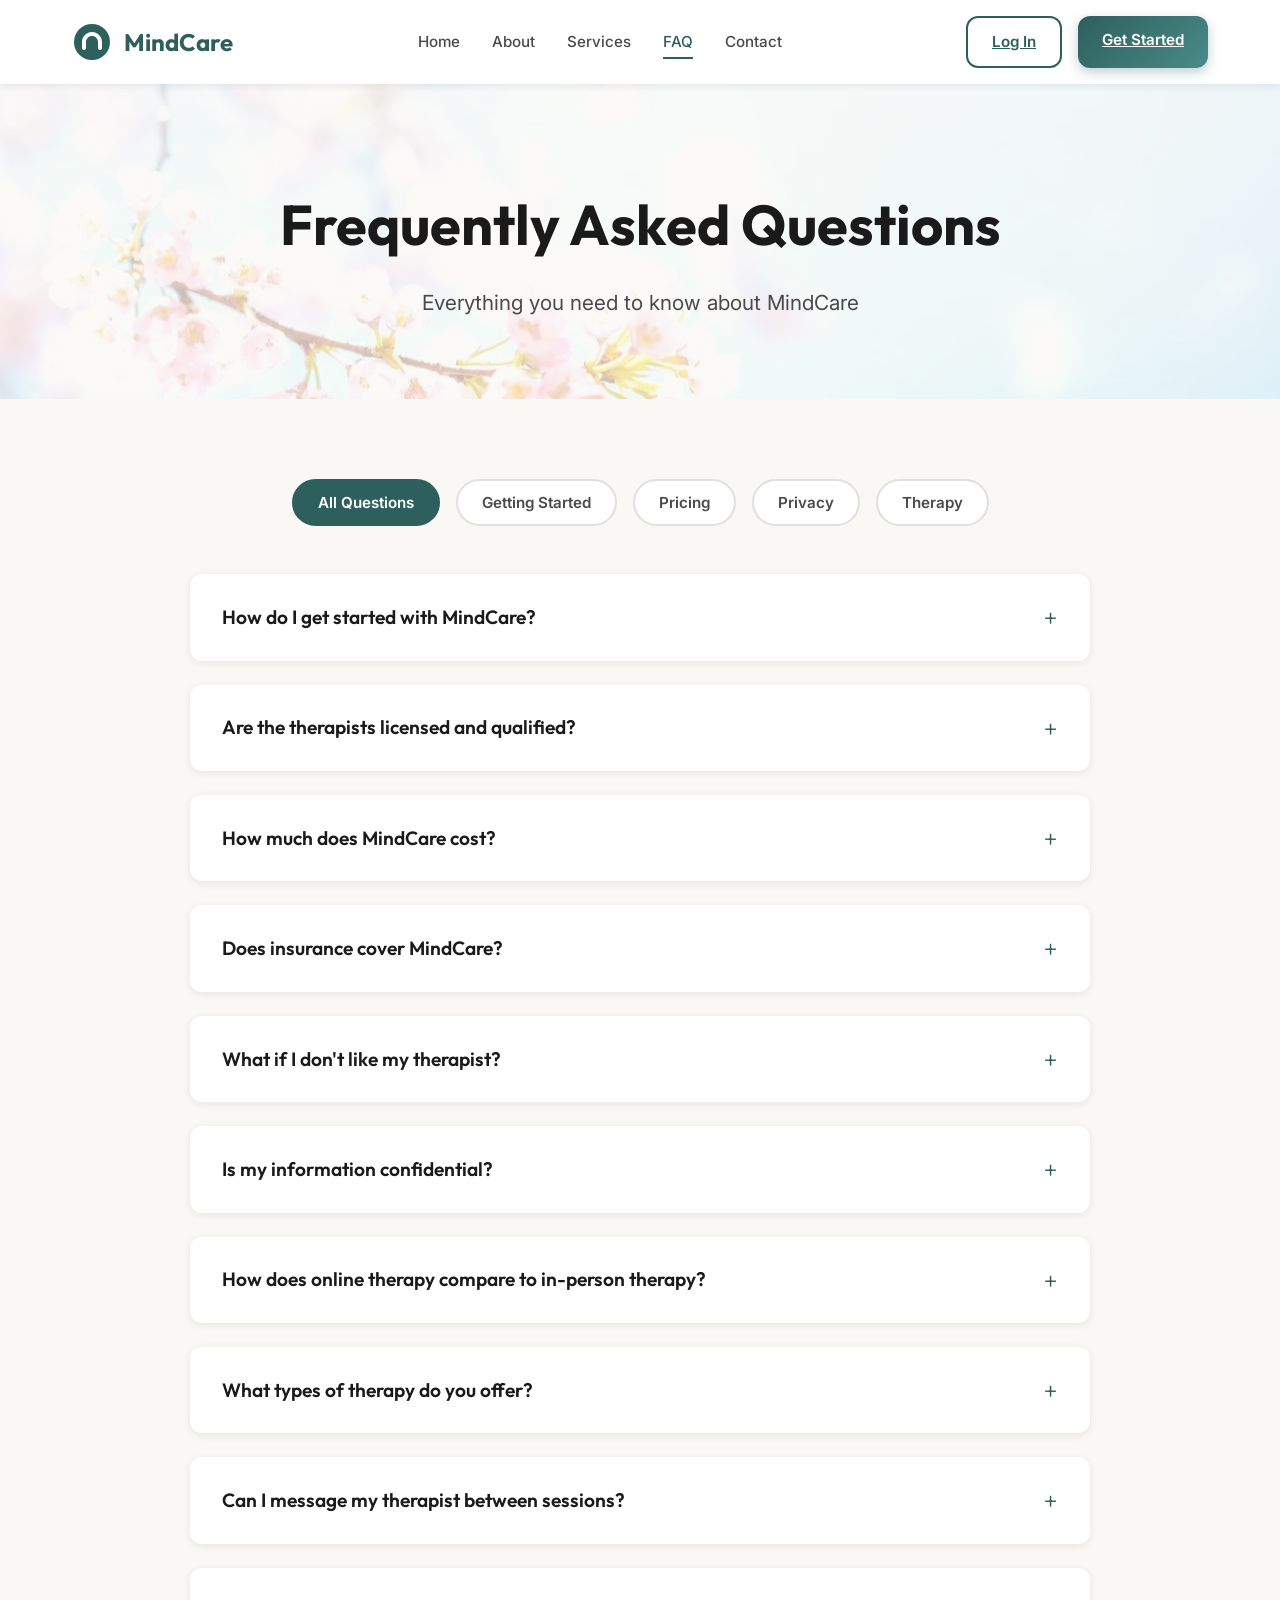
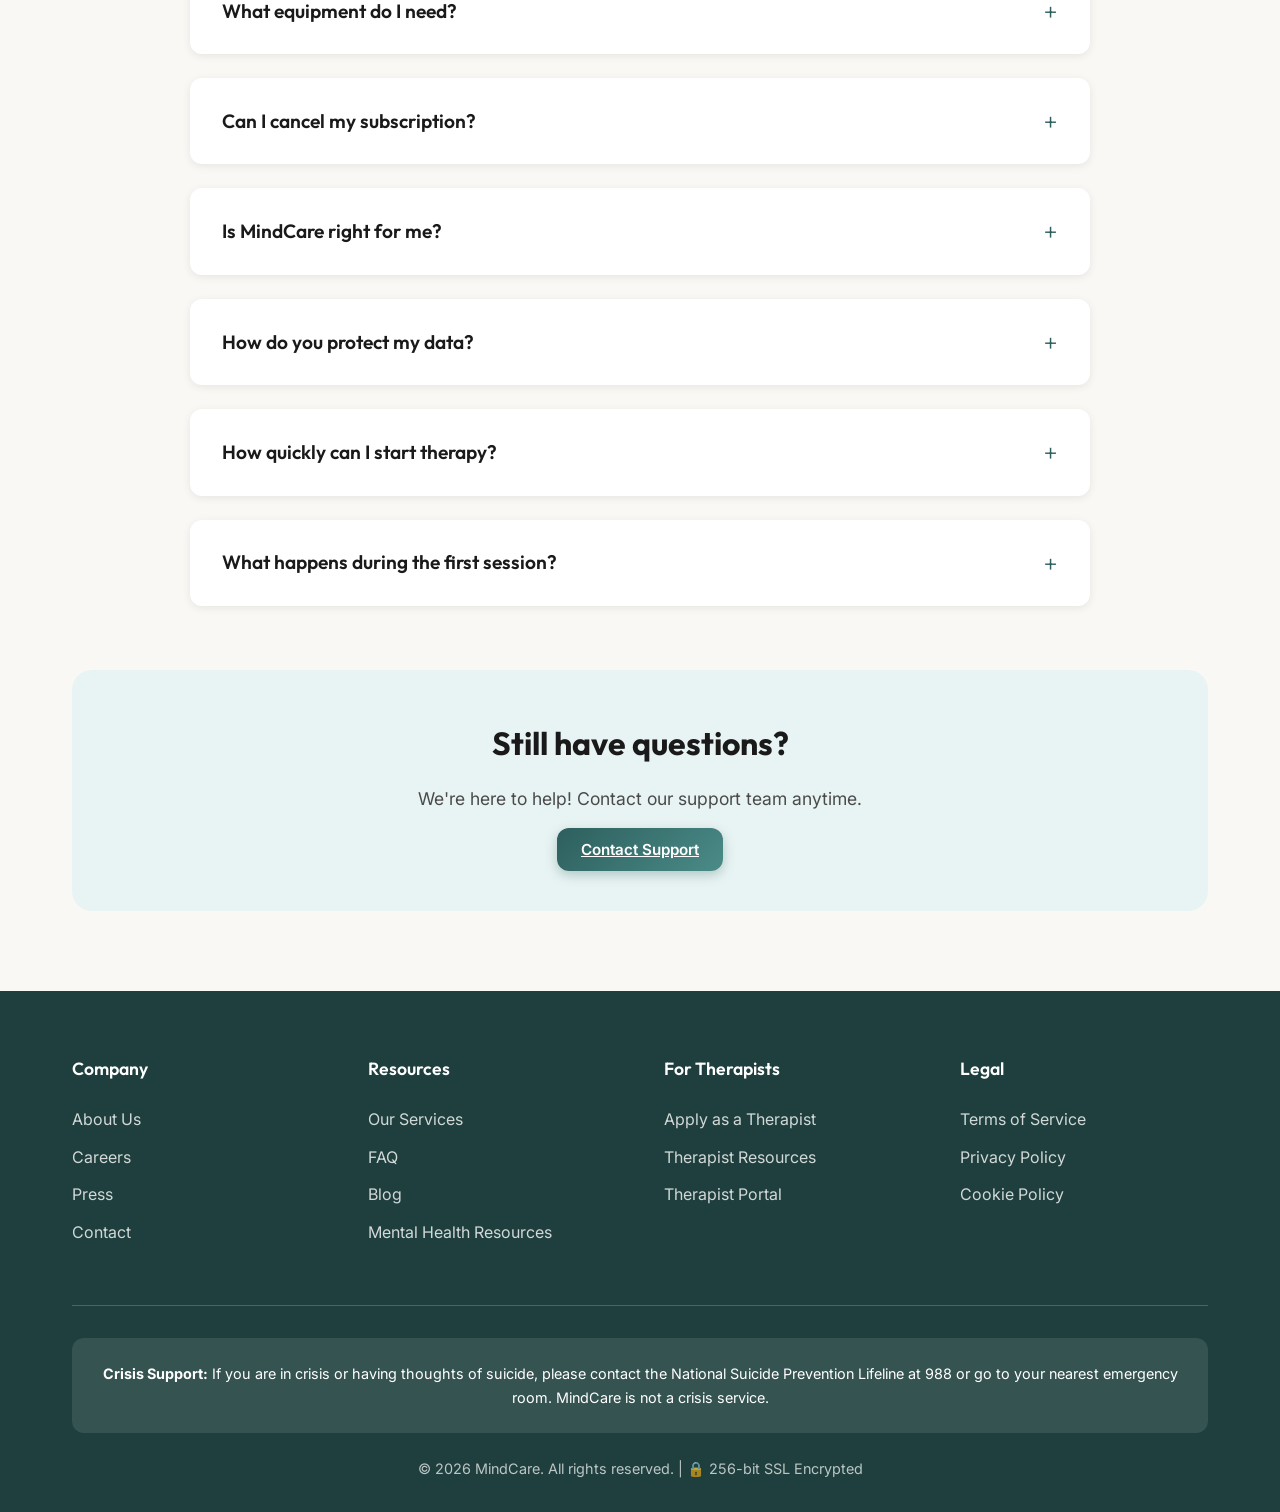
<file: faq.html>
<!DOCTYPE html>
<html lang="en">

<head>
    <meta charset="UTF-8">
    <meta name="viewport" content="width=device-width, initial-scale=1.0">
    <title>FAQ - MindCare | Frequently Asked Questions</title>
    <meta name="description"
        content="Find answers to common questions about MindCare's online therapy services, pricing, privacy, and how our platform works.">
    <link rel="preconnect" href="https://fonts.googleapis.com">
    <link rel="preconnect" href="https://fonts.gstatic.com" crossorigin>
    <link
        href="https://fonts.googleapis.com/css2?family=Inter:wght@300;400;500;600;700;800&family=Outfit:wght@400;600;700&display=swap"
        rel="stylesheet">
    <link rel="stylesheet" href="styles.css">
</head>

<body>


    <header class="header">
        <div class="container">
            <nav class="nav">
                <div class="logo">
                    <svg width="40" height="40" viewBox="0 0 40 40" fill="none">
                        <circle cx="20" cy="20" r="18" fill="url(#gradient1)" />
                        <path
                            d="M20 10C14.5 10 10 14.5 10 20V26C10 27.1 10.9 28 12 28C13.1 28 14 27.1 14 26V20C14 16.7 16.7 14 20 14C23.3 14 26 16.7 26 20V26C26 27.1 26.9 28 28 28C29.1 28 30 27.1 30 26V20C30 14.5 25.5 10 20 10Z"
                            fill="white" />
                        <defs>
                            <linearGradient id="gradient1" x1="0" y1="0" x2="40" y2="40">
                                <stop offset="0%" stop-color="#2D5F5D" />
                                <stop offset="100%" stop-color="#4A8B88" />
                            </linearGradient>
                        </defs>
                    </svg>
                    <span class="logo-text">MindCare</span>
                </div>
                <ul class="nav-menu">
                    <li><a href="index.html" class="nav-link">Home</a></li>
                    <li><a href="about.html" class="nav-link">About</a></li>
                    <li><a href="services.html" class="nav-link">Services</a></li>
                    <li><a href="faq.html" class="nav-link active">FAQ</a></li>
                    <li><a href="contact.html" class="nav-link">Contact</a></li>
                </ul>
                <div class="nav-actions">
                    <a href="login.html" class="btn btn-outline">Log In</a>
                    <a href="signup.html" class="btn btn-primary">Get Started</a>
                </div>
            </nav>
        </div>
    </header>


    <section class="page-hero">
        <div class="page-hero-background"></div>
        <div class="container">
            <h1 class="page-hero-title">Frequently Asked Questions</h1>
            <p class="page-hero-subtitle">Everything you need to know about MindCare</p>
        </div>
    </section>


    <section class="faq-section">
        <div class="container">
            <div class="faq-categories">
                <button class="category-btn active" data-category="all">All Questions</button>
                <button class="category-btn" data-category="getting-started">Getting Started</button>
                <button class="category-btn" data-category="pricing">Pricing</button>
                <button class="category-btn" data-category="privacy">Privacy</button>
                <button class="category-btn" data-category="therapy">Therapy</button>
            </div>

            <div class="faq-container">
                <div class="faq-item" data-category="getting-started">
                    <div class="faq-question">
                        <h3>How do I get started with MindCare?</h3>
                        <span class="faq-icon">+</span>
                    </div>
                    <div class="faq-answer">
                        <p>Getting started is simple! Just click the "Get Started" button, complete a brief
                            questionnaire about your needs and preferences (takes about 5 minutes), and we'll match you
                            with a licensed therapist within 24 hours. You can then schedule your first session or start
                            messaging your therapist right away.</p>
                    </div>
                </div>

                <div class="faq-item" data-category="therapy">
                    <div class="faq-question">
                        <h3>Are the therapists licensed and qualified?</h3>
                        <span class="faq-icon">+</span>
                    </div>
                    <div class="faq-answer">
                        <p>Yes! All MindCare therapists are licensed, trained, and experienced in their respective
                            fields. We require therapists to have a Master's degree or Doctorate in their field, plus at
                            least 3 years and 2,000 hours of hands-on experience. They must also be licensed by their
                            state board and pass a comprehensive background check.</p>
                    </div>
                </div>

                <div class="faq-item" data-category="pricing">
                    <div class="faq-question">
                        <h3>How much does MindCare cost?</h3>
                        <span class="faq-icon">+</span>
                    </div>
                    <div class="faq-answer">
                        <p>MindCare costs between $60-$90 per week (billed monthly), which is significantly less than
                            traditional in-office therapy that can cost $100-$200 per session. Your subscription
                            includes weekly 30-45 minute live sessions plus unlimited messaging with your therapist. We
                            also offer financial aid for those who qualify.</p>
                    </div>
                </div>

                <div class="faq-item" data-category="pricing">
                    <div class="faq-question">
                        <h3>Does insurance cover MindCare?</h3>
                        <span class="faq-icon">+</span>
                    </div>
                    <div class="faq-answer">
                        <p>MindCare does not currently work directly with insurance companies. However, many clients are
                            able to get partial reimbursement from their insurance. We provide you with all necessary
                            documentation to submit to your insurance provider for potential reimbursement. Check with
                            your insurance provider about out-of-network mental health benefits.</p>
                    </div>
                </div>

                <div class="faq-item" data-category="therapy">
                    <div class="faq-question">
                        <h3>What if I don't like my therapist?</h3>
                        <span class="faq-icon">+</span>
                    </div>
                    <div class="faq-answer">
                        <p>Finding the right therapist is important, and we understand it may take time. You can switch
                            therapists at any time for free—just let us know and we'll help you find a better match.
                            There's no limit to how many times you can switch, and it won't affect your pricing or
                            service.</p>
                    </div>
                </div>

                <div class="faq-item" data-category="privacy">
                    <div class="faq-question">
                        <h3>Is my information confidential?</h3>
                        <span class="faq-icon">+</span>
                    </div>
                    <div class="faq-answer">
                        <p>Absolutely. Your privacy is our top priority. All communication between you and your
                            therapist is completely confidential and protected by HIPAA regulations. We use bank-level
                            256-bit encryption to secure all your data. Your therapist is bound by professional and
                            legal confidentiality requirements.</p>
                    </div>
                </div>

                <div class="faq-item" data-category="therapy">
                    <div class="faq-question">
                        <h3>How does online therapy compare to in-person therapy?</h3>
                        <span class="faq-icon">+</span>
                    </div>
                    <div class="faq-answer">
                        <p>Studies show that online therapy is just as effective as in-person therapy for most
                            conditions. The convenience and accessibility of online therapy often leads to better
                            consistency and outcomes. You get the same professional care, evidence-based treatment, and
                            therapeutic relationship—just from the comfort of your own space.</p>
                    </div>
                </div>

                <div class="faq-item" data-category="getting-started">
                    <div class="faq-question">
                        <h3>What types of therapy do you offer?</h3>
                        <span class="faq-icon">+</span>
                    </div>
                    <div class="faq-answer">
                        <p>We offer individual therapy, couples therapy, and teen therapy. Our therapists use various
                            evidence-based approaches including CBT (Cognitive Behavioral Therapy), DBT (Dialectical
                            Behavior Therapy), psychodynamic therapy, solution-focused therapy, and more. Your therapist
                            will work with you to determine the best approach for your needs.</p>
                    </div>
                </div>

                <div class="faq-item" data-category="therapy">
                    <div class="faq-question">
                        <h3>Can I message my therapist between sessions?</h3>
                        <span class="faq-icon">+</span>
                    </div>
                    <div class="faq-answer">
                        <p>Yes! Unlimited messaging is included with your subscription. You can send messages to your
                            therapist anytime, and they'll respond within 24 hours on business days. This ongoing
                            support between sessions is one of the unique benefits of online therapy.</p>
                    </div>
                </div>

                <div class="faq-item" data-category="getting-started">
                    <div class="faq-question">
                        <h3>What equipment do I need?</h3>
                        <span class="faq-icon">+</span>
                    </div>
                    <div class="faq-answer">
                        <p>All you need is a device with internet connection—smartphone, tablet, or computer. For video
                            sessions, you'll need a camera and microphone (built into most devices). For the best
                            experience, we recommend a quiet, private space with stable internet connection.</p>
                    </div>
                </div>

                <div class="faq-item" data-category="pricing">
                    <div class="faq-question">
                        <h3>Can I cancel my subscription?</h3>
                        <span class="faq-icon">+</span>
                    </div>
                    <div class="faq-answer">
                        <p>Yes, you can cancel anytime with no penalties or fees. If you cancel mid-billing period,
                            you'll have access to your therapist until the end of your current billing period. We also
                            offer the option to pause your subscription if you need a temporary break.</p>
                    </div>
                </div>

                <div class="faq-item" data-category="therapy">
                    <div class="faq-question">
                        <h3>Is MindCare right for me?</h3>
                        <span class="faq-icon">+</span>
                    </div>
                    <div class="faq-answer">
                        <p>MindCare is great for people dealing with anxiety, depression, stress, relationship issues,
                            life transitions, and many other challenges. However, we may not be suitable for severe
                            mental health crises, substance abuse emergencies, or conditions requiring in-person medical
                            procedures. If you're in crisis, please call 988 or go to your nearest emergency room.</p>
                    </div>
                </div>

                <div class="faq-item" data-category="privacy">
                    <div class="faq-question">
                        <h3>How do you protect my data?</h3>
                        <span class="faq-icon">+</span>
                    </div>
                    <div class="faq-answer">
                        <p>We use industry-leading security measures including 256-bit SSL encryption, secure data
                            centers, regular security audits, and strict access controls. We're fully HIPAA compliant
                            and never sell or share your personal information with third parties. Your data is stored on
                            secure servers in the United States.</p>
                    </div>
                </div>

                <div class="faq-item" data-category="getting-started">
                    <div class="faq-question">
                        <h3>How quickly can I start therapy?</h3>
                        <span class="faq-icon">+</span>
                    </div>
                    <div class="faq-answer">
                        <p>You can typically start messaging your therapist within 24 hours of completing the
                            questionnaire. Live video or phone sessions can usually be scheduled within a few days,
                            depending on your and your therapist's availability. Many of our therapists have same-week
                            availability.</p>
                    </div>
                </div>

                <div class="faq-item" data-category="therapy">
                    <div class="faq-question">
                        <h3>What happens during the first session?</h3>
                        <span class="faq-icon">+</span>
                    </div>
                    <div class="faq-answer">
                        <p>Your first session is an opportunity to get to know your therapist and discuss what brought
                            you to therapy. Your therapist will ask about your background, current challenges, and
                            goals. Together, you'll create a treatment plan and decide on the best approach for your
                            needs. It's also a great time to ask any questions you have about the therapy process.</p>
                    </div>
                </div>
            </div>

            <div class="faq-contact">
                <h3>Still have questions?</h3>
                <p>We're here to help! Contact our support team anytime.</p>
                <a href="contact.html" class="btn btn-primary">Contact Support</a>
            </div>
        </div>
    </section>


    <footer class="footer">
        <div class="container">
            <div class="footer-grid">
                <div class="footer-column">
                    <h4 class="footer-heading">Company</h4>
                    <ul class="footer-links">
                        <li><a href="about.html">About Us</a></li>
                        <li><a href="#">Careers</a></li>
                        <li><a href="#">Press</a></li>
                        <li><a href="contact.html">Contact</a></li>
                    </ul>
                </div>

                <div class="footer-column">
                    <h4 class="footer-heading">Resources</h4>
                    <ul class="footer-links">
                        <li><a href="services.html">Our Services</a></li>
                        <li><a href="faq.html">FAQ</a></li>
                        <li><a href="#">Blog</a></li>
                        <li><a href="#">Mental Health Resources</a></li>
                    </ul>
                </div>

                <div class="footer-column">
                    <h4 class="footer-heading">For Therapists</h4>
                    <ul class="footer-links">
                        <li><a href="#">Apply as a Therapist</a></li>
                        <li><a href="#">Therapist Resources</a></li>
                        <li><a href="#">Therapist Portal</a></li>
                    </ul>
                </div>

                <div class="footer-column">
                    <h4 class="footer-heading">Legal</h4>
                    <ul class="footer-links">
                        <li><a href="#">Terms of Service</a></li>
                        <li><a href="#">Privacy Policy</a></li>
                        <li><a href="#">Cookie Policy</a></li>
                    </ul>
                </div>
            </div>

            <div class="footer-bottom">
                <p class="footer-disclaimer">
                    <strong>Crisis Support:</strong> If you are in crisis or having thoughts of suicide, please contact
                    the National Suicide Prevention Lifeline at 988 or go to your nearest emergency room. MindCare is
                    not a crisis service.
                </p>
                <p class="footer-copyright">© 2026 MindCare. All rights reserved. | 🔒 256-bit SSL Encrypted</p>
            </div>
        </div>
    </footer>

    <script src="script.js"></script>
</body>

</html>
</file>
<file: styles.css>
* {
    margin: 0;
    padding: 0;
    box-sizing: border-box;
}

:root {
   
    --primary-green: #2D5F5D;
    --primary-green-light: #4A8B88;
    --primary-green-dark: #1E3F3D;

    --accent-coral: #C76B6B;
    --accent-gold: #D4A855;
    --accent-purple: #8B7BA8;

    --bg-cream: #FAF8F5;
    --bg-white: #FFFFFF;
    --bg-light-green: #E8F4F3;
    --bg-light-coral: #F9E8E8;
    --bg-light-gold: #FFF4E8;

    --text-primary: #1A1A1A;
    --text-secondary: #4A4A4A;
    --text-muted: #7A7A7A;

    --border-color: #E0E0E0;
    --shadow-sm: 0 2px 8px rgba(0, 0, 0, 0.08);
    --shadow-md: 0 4px 16px rgba(0, 0, 0, 0.12);
    --shadow-lg: 0 8px 32px rgba(0, 0, 0, 0.16);

   
    --font-primary: 'Inter', -apple-system, BlinkMacSystemFont, sans-serif;
    --font-display: 'Outfit', sans-serif;

    
    --spacing-xs: 0.5rem;
    --spacing-sm: 1rem;
    --spacing-md: 1.5rem;
    --spacing-lg: 2.5rem;
    --spacing-xl: 4rem;

    
    --radius-sm: 8px;
    --radius-md: 12px;
    --radius-lg: 20px;
    --radius-xl: 32px;

    --transition-fast: 200ms cubic-bezier(0.4, 0, 0.2, 1);
    --transition-normal: 300ms cubic-bezier(0.4, 0, 0.2, 1);
    --transition-slow: 500ms cubic-bezier(0.4, 0, 0.2, 1);
}

body {
    font-family: var(--font-primary);
    color: var(--text-primary);
    background-color: var(--bg-cream);
    line-height: 1.6;
    -webkit-font-smoothing: antialiased;
    -moz-osx-font-smoothing: grayscale;
}

.container {
    max-width: 1200px;
    margin: 0 auto;
    padding: 0 2rem;
}

/* ========================================
   HEADER & NAVIGATION
   ======================================== */
.header {
    background: var(--bg-white);
    padding: 1rem 0;
    position: sticky;
    top: 0;
    z-index: 1000;
    box-shadow: var(--shadow-sm);
    backdrop-filter: blur(10px);
    animation: slideDown 0.5s ease-out;
}

@keyframes slideDown {
    from {
        transform: translateY(-100%);
        opacity: 0;
    }

    to {
        transform: translateY(0);
        opacity: 1;
    }
}

.nav {
    display: flex;
    align-items: center;
    justify-content: space-between;
    gap: 2rem;
}

.logo {
    display: flex;
    align-items: center;
    gap: 0.75rem;
    text-decoration: none;
    transition: transform var(--transition-fast);
}

.logo:hover {
    transform: scale(1.05);
}

.logo-text {
    font-family: var(--font-display);
    font-size: 1.5rem;
    font-weight: 700;
    color: var(--primary-green);
}

.nav-menu {
    display: flex;
    list-style: none;
    gap: 2rem;
    margin: 0;
}

.nav-link {
    text-decoration: none;
    color: var(--text-secondary);
    font-weight: 500;
    font-size: 0.95rem;
    position: relative;
    transition: color var(--transition-fast);
    padding: 0.5rem 0;
}

.nav-link::after {
    content: '';
    position: absolute;
    bottom: 0;
    left: 0;
    width: 0;
    height: 2px;
    background: var(--primary-green);
    transition: width var(--transition-normal);
}

.nav-link:hover,
.nav-link.active {
    color: var(--primary-green);
}

.nav-link:hover::after,
.nav-link.active::after {
    width: 100%;
}

.nav-actions {
    display: flex;
    gap: 1rem;
}

/* ========================================
   BUTTONS
   ======================================== */
.btn {
    padding: 0.75rem 1.5rem;
    border-radius: var(--radius-md);
    font-weight: 600;
    font-size: 0.95rem;
    cursor: pointer;
    transition: all var(--transition-normal);
    border: none;
    font-family: var(--font-primary);
    position: relative;
    overflow: hidden;
}

.btn::before {
    content: '';
    position: absolute;
    top: 50%;
    left: 50%;
    width: 0;
    height: 0;
    border-radius: 50%;
    background: rgba(255, 255, 255, 0.3);
    transform: translate(-50%, -50%);
    transition: width var(--transition-slow), height var(--transition-slow);
}

.btn:hover::before {
    width: 300px;
    height: 300px;
}

.btn-primary {
    background: linear-gradient(135deg, var(--primary-green) 0%, var(--primary-green-light) 100%);
    color: white;
    box-shadow: 0 4px 12px rgba(45, 95, 93, 0.3);
}

.btn-primary:hover {
    transform: translateY(-2px);
    box-shadow: 0 6px 20px rgba(45, 95, 93, 0.4);
}

.btn-outline {
    background: transparent;
    border: 2px solid var(--primary-green);
    color: var(--primary-green);
}

.btn-outline:hover {
    background: var(--primary-green);
    color: white;
    transform: translateY(-2px);
}

.btn-card {
    width: 100%;
    background: var(--bg-white);
    border: 2px solid var(--primary-green);
    color: var(--primary-green);
    font-weight: 600;
}

.btn-card:hover {
    background: var(--primary-green);
    color: white;
    transform: translateY(-3px);
    box-shadow: var(--shadow-md);
}

.btn-large {
    padding: 1.2rem 3rem;
    font-size: 1.1rem;
    border-radius: var(--radius-lg);
}

/* ========================================
   HERO SECTION
   ======================================== */
.hero {
    padding: 5rem 0 6rem;
    position: relative;
    overflow: hidden;
}

.hero-background {
    position: absolute;
    top: 0;
    left: 0;
    width: 100%;
    height: 100%;
    background: url('images/hero-real.jpg') no-repeat center center/cover;
    opacity: 0.25;
    /* Soft overlay effect */
    z-index: 0;
    /* Removed animation for static background */
}

.hero-content {
    position: relative;
    z-index: 1;
    text-align: center;
}

.hero-title {
    font-family: var(--font-display);
    font-size: 4rem;
    font-weight: 700;
    color: var(--text-primary);
    margin-bottom: 1.5rem;
    line-height: 1.1;
    animation: fadeInUp 0.8s ease-out;
}

.hero-subtitle {
    font-size: 1.35rem;
    color: var(--text-secondary);
    max-width: 700px;
    margin: 0 auto 3rem;
    animation: fadeInUp 0.8s ease-out 0.2s backwards;
}

@keyframes fadeInUp {
    from {
        opacity: 0;
        transform: translateY(30px);
    }

    to {
        opacity: 1;
        transform: translateY(0);
    }
}

.therapy-cards {
    display: grid;
    grid-template-columns: repeat(auto-fit, minmax(300px, 1fr));
    gap: 2rem;
    margin-top: 3rem;
}

.therapy-card {
    background: var(--bg-white);
    padding: 2.5rem 2rem;
    border-radius: var(--radius-lg);
    box-shadow: var(--shadow-md);
    transition: all var(--transition-normal);
    animation: fadeInUp 0.8s ease-out backwards;
    border: 2px solid transparent;
}

.therapy-card:nth-child(1) {
    animation-delay: 0.3s;
}

.therapy-card:nth-child(2) {
    animation-delay: 0.4s;
}

.therapy-card:nth-child(3) {
    animation-delay: 0.5s;
}

.therapy-card:hover {
    transform: translateY(-8px);
    box-shadow: var(--shadow-lg);
    border-color: var(--primary-green);
}

.card-icon {
    margin-bottom: 1.5rem;
    display: inline-block;
    transition: transform var(--transition-normal);
}

.therapy-card:hover .card-icon {
    transform: scale(1.1) rotate(5deg);
}

.card-title {
    font-family: var(--font-display);
    font-size: 1.5rem;
    font-weight: 600;
    margin-bottom: 1rem;
    color: var(--text-primary);
}

.card-description {
    color: var(--text-secondary);
    margin-bottom: 1.5rem;
    line-height: 1.6;
}

/* ========================================
   FEATURED SECTION
   ======================================== */
.featured {
    padding: 3rem 0;
    background: var(--bg-white);
    border-top: 1px solid var(--border-color);
    border-bottom: 1px solid var(--border-color);
}

.featured-label {
    text-align: center;
    color: var(--text-muted);
    font-size: 0.9rem;
    text-transform: uppercase;
    letter-spacing: 1px;
    margin-bottom: 2rem;
}

.featured-logos {
    display: flex;
    justify-content: center;
    align-items: center;
    gap: 3rem;
    flex-wrap: wrap;
}

.featured-logo {
    font-family: var(--font-display);
    font-size: 1.2rem;
    font-weight: 600;
    color: var(--text-muted);
    opacity: 0.6;
    transition: all var(--transition-normal);
}

.featured-logo:hover {
    opacity: 1;
    color: var(--primary-green);
    transform: scale(1.1);
}

/* ========================================
   SECTIONS
   ======================================== */
.how-it-works,
.comparison,
.testimonials {
    padding: 5rem 0;
}

.section-title {
    font-family: var(--font-display);
    font-size: 2.75rem;
    font-weight: 700;
    text-align: center;
    margin-bottom: 1rem;
    color: var(--text-primary);
}

.section-subtitle {
    text-align: center;
    font-size: 1.2rem;
    color: var(--text-secondary);
    margin-bottom: 3rem;
}

/* ========================================
   HOW IT WORKS
   ======================================== */
.steps-grid {
    display: grid;
    grid-template-columns: repeat(auto-fit, minmax(280px, 1fr));
    gap: 3rem;
    margin-top: 4rem;
}

.step {
    text-align: center;
    padding: 2rem;
    transition: transform var(--transition-normal);
}

.step:hover {
    transform: translateY(-8px);
}

.step-number {
    width: 80px;
    height: 80px;
    border-radius: 50%;
    background: linear-gradient(135deg, var(--primary-green) 0%, var(--primary-green-light) 100%);
    color: white;
    font-size: 2rem;
    font-weight: 700;
    display: flex;
    align-items: center;
    justify-content: center;
    margin: 0 auto 1.5rem;
    box-shadow: 0 8px 24px rgba(45, 95, 93, 0.3);
    animation: pulse 2s ease-in-out infinite;
}

@keyframes pulse {

    0%,
    100% {
        transform: scale(1);
        box-shadow: 0 8px 24px rgba(45, 95, 93, 0.3);
    }

    50% {
        transform: scale(1.05);
        box-shadow: 0 12px 32px rgba(45, 95, 93, 0.4);
    }
}

.step-title {
    font-family: var(--font-display);
    font-size: 1.5rem;
    font-weight: 600;
    margin-bottom: 1rem;
    color: var(--text-primary);
}

.step-description {
    color: var(--text-secondary);
    line-height: 1.7;
}

/* ========================================
   COMPARISON TABLE
   ======================================== */
.comparison {
    background: var(--bg-light-green);
}

.comparison-table {
    max-width: 900px;
    margin: 0 auto;
    background: var(--bg-white);
    border-radius: var(--radius-lg);
    overflow: hidden;
    box-shadow: var(--shadow-md);
}

.comparison-header,
.comparison-row {
    display: grid;
    grid-template-columns: 2fr 1.5fr 1.5fr;
    gap: 1rem;
}

.comparison-header {
    background: linear-gradient(135deg, var(--primary-green) 0%, var(--primary-green-light) 100%);
    color: white;
    font-weight: 700;
}

.comparison-row {
    border-bottom: 1px solid var(--border-color);
    transition: background var(--transition-fast);
}

.comparison-row:hover {
    background: var(--bg-cream);
}

.comparison-row:last-child {
    border-bottom: none;
}

.comparison-cell {
    padding: 1.5rem;
    text-align: center;
    display: flex;
    align-items: center;
    justify-content: center;
}

.comparison-cell.highlight {
    background: rgba(45, 95, 93, 0.05);
    font-weight: 600;
    color: var(--primary-green);
}

.comparison-header .comparison-cell:first-child {
    text-align: left;
    justify-content: flex-start;
}

.comparison-row .comparison-cell:first-child {
    text-align: left;
    justify-content: flex-start;
    font-weight: 500;
}

/* ========================================
   TESTIMONIALS
   ======================================== */
.testimonials-grid {
    display: grid;
    grid-template-columns: repeat(auto-fit, minmax(320px, 1fr));
    gap: 2rem;
    margin-top: 3rem;
}

.testimonial {
    background: var(--bg-white);
    padding: 2.5rem;
    border-radius: var(--radius-lg);
    box-shadow: var(--shadow-md);
    transition: all var(--transition-normal);
    border-left: 4px solid var(--primary-green);
}

.testimonial:hover {
    transform: translateY(-8px);
    box-shadow: var(--shadow-lg);
}

.stars {
    color: var(--accent-gold);
    font-size: 1.3rem;
    margin-bottom: 1rem;
}

.testimonial-text {
    font-size: 1.05rem;
    line-height: 1.7;
    color: var(--text-secondary);
    margin-bottom: 1.5rem;
    font-style: italic;
}

.testimonial-author {
    display: flex;
    align-items: center;
    gap: 1rem;
}

.author-avatar-img {
    width: 60px;
    height: 60px;
    border-radius: 50%;
    object-fit: cover;
    border: 3px solid var(--bg-light-green);
    box-shadow: var(--shadow-sm);
}


.author-name {
    font-weight: 600;
    color: var(--text-primary);
}

.author-detail {
    font-size: 0.9rem;
    color: var(--text-muted);
}

/* ========================================
   CTA SECTION
   ======================================== */
.cta {
    padding: 5rem 0;
    background: linear-gradient(135deg, var(--primary-green) 0%, var(--primary-green-light) 100%);
    position: relative;
    overflow: hidden;
}

.cta::before {
    content: '';
    position: absolute;
    top: -50%;
    right: -20%;
    width: 500px;
    height: 500px;
    background: rgba(255, 255, 255, 0.1);
    border-radius: 50%;
    animation: float 15s ease-in-out infinite;
}

.cta-content {
    text-align: center;
    position: relative;
    z-index: 1;
}

.cta-title {
    font-family: var(--font-display);
    font-size: 3rem;
    font-weight: 700;
    color: white;
    margin-bottom: 1rem;
}

.cta-subtitle {
    font-size: 1.3rem;
    color: rgba(255, 255, 255, 0.9);
    margin-bottom: 2.5rem;
}

.cta .btn-large {
    background: white;
    color: var(--primary-green);
    box-shadow: 0 8px 24px rgba(0, 0, 0, 0.2);
}

.cta .btn-large:hover {
    transform: translateY(-4px) scale(1.05);
    box-shadow: 0 12px 32px rgba(0, 0, 0, 0.3);
}

.cta-note {
    margin-top: 1.5rem;
    color: rgba(255, 255, 255, 0.8);
    font-size: 0.95rem;
}

/* ========================================
   FOOTER
   ======================================== */
.footer {
    background: var(--primary-green-dark);
    color: white;
    padding: 4rem 0 2rem;
}

.footer-grid {
    display: grid;
    grid-template-columns: repeat(auto-fit, minmax(200px, 1fr));
    gap: 3rem;
    margin-bottom: 3rem;
}

.footer-heading {
    font-family: var(--font-display);
    font-size: 1.1rem;
    font-weight: 600;
    margin-bottom: 1.5rem;
    color: white;
}

.footer-links {
    list-style: none;
}

.footer-links li {
    margin-bottom: 0.75rem;
}

.footer-links a {
    color: rgba(255, 255, 255, 0.8);
    text-decoration: none;
    transition: all var(--transition-fast);
    display: inline-block;
}

.footer-links a:hover {
    color: white;
    transform: translateX(4px);
}

.footer-bottom {
    border-top: 1px solid rgba(255, 255, 255, 0.2);
    padding-top: 2rem;
    text-align: center;
}

.footer-disclaimer {
    background: rgba(255, 255, 255, 0.1);
    padding: 1.5rem;
    border-radius: var(--radius-md);
    margin-bottom: 1.5rem;
    font-size: 0.9rem;
    line-height: 1.6;
}

.footer-copyright {
    color: rgba(255, 255, 255, 0.7);
    font-size: 0.9rem;
}

/* ========================================
   RESPONSIVE DESIGN
   ======================================== */
/* ========================================
   PAGE-SPECIFIC STYLES
   ======================================== */

/* Page Hero */
/* Page Hero */
.page-hero {
    padding: 6rem 0 5rem;
    position: relative;
    overflow: hidden;
    text-align: center;
}

.page-hero-background {
    position: absolute;
    top: 0;
    left: 0;
    width: 100%;
    height: 100%;
    background: url('images/page-hero-real.jpg') no-repeat center center/cover;
    opacity: 0.3;
    z-index: 0;
}

.page-hero .container {
    position: relative;
    z-index: 1;
}

.page-hero-title {
    font-family: var(--font-display);
    font-size: 3.5rem;
    font-weight: 700;
    color: var(--text-primary);
    margin-bottom: 1rem;
}

.page-hero-subtitle {
    font-size: 1.3rem;
    color: var(--text-secondary);
    max-width: 700px;
    margin: 0 auto;
}

/* Mission Section */
.mission-section {
    padding: 5rem 0;
}

.mission-grid {
    display: grid;
    grid-template-columns: 1fr 1fr;
    gap: 4rem;
    align-items: center;
}

.image-wrapper-rounded {
    overflow: hidden;
    border-radius: var(--radius-lg);
    box-shadow: var(--shadow-md);
    margin-bottom: 2rem;
}

.about-image {
    width: 100%;
    height: auto;
    display: block;
    object-fit: cover;
}

.stats-row {
    display: flex;
    gap: 1.5rem;
    justify-content: center;
}



/* ========================================
   VIDEO SECTION
   ======================================== */
.video-intro {
    padding: 6rem 0;
    background: var(--bg-white);
}

.video-content {
    display: flex;
    align-items: center;
    gap: 4rem;
    flex-wrap: wrap;
}

.video-text {
    flex: 1;
    min-width: 300px;
}

.video-text .section-title {
    text-align: left;
    margin-bottom: 1rem;
}

.video-text .section-subtitle {
    text-align: left;
    margin-bottom: 2rem;
}

.video-features {
    list-style: none;
}

.video-features li {
    margin-bottom: 1rem;
    font-size: 1.1rem;
    color: var(--text-secondary);
    display: flex;
    align-items: center;
}

.check-icon {
    color: var(--primary-green);
    font-weight: 800;
    margin-right: 1rem;
    font-size: 1.2rem;
}

.video-wrapper {
    flex: 1;
    min-width: 300px;
    border-radius: var(--radius-lg);
    overflow: hidden;
    box-shadow: var(--shadow-lg);
    line-height: 0;
}

.video-wrapper iframe {
    width: 100%;
    aspect-ratio: 16/9;
    height: auto;
}

/* ========================================
   WHY CHOOSE MINDCARE
   ======================================== */
.why-choose {
    padding: 6rem 0;
    background: var(--bg-light-green);
}

.features-grid {
    display: grid;
    grid-template-columns: repeat(auto-fit, minmax(280px, 1fr));
    gap: 3rem;
    margin-top: 4rem;
}

.feature-item {
    text-align: center;
    padding: 2rem;
    background: rgba(255, 255, 255, 0.5);
    border-radius: var(--radius-md);
    transition: transform var(--transition-normal);
}

.feature-item:hover {
    transform: translateY(-5px);
    background: var(--bg-white);
    box-shadow: var(--shadow-sm);
}

.feature-icon {
    font-size: 3.5rem;
    margin-bottom: 1.5rem;
    display: inline-block;
}

.feature-title {
    font-family: var(--font-display);
    font-size: 1.4rem;
    font-weight: 600;
    margin-bottom: 1rem;
    color: var(--text-primary);
}

.feature-desc {
    color: var(--text-secondary);
    line-height: 1.6;
}



.section-title-left {
    font-family: var(--font-display);
    font-size: 2.75rem;
    font-weight: 700;
    margin-bottom: 1.5rem;
    color: var(--text-primary);
}

.mission-text {
    font-size: 1.1rem;
    line-height: 1.8;
    color: var(--text-secondary);
    margin-bottom: 1.5rem;
}

.mission-visual {
    display: grid;
    gap: 1.5rem;
}

.stat-card {
    background: linear-gradient(135deg, var(--primary-green) 0%, var(--primary-green-light) 100%);
    padding: 2rem;
    border-radius: var(--radius-lg);
    color: white;
    text-align: center;
    box-shadow: var(--shadow-md);
    transition: transform var(--transition-normal);
}

.stat-card:hover {
    transform: translateY(-5px) scale(1.02);
}

.stat-number {
    font-family: var(--font-display);
    font-size: 3rem;
    font-weight: 700;
    margin-bottom: 0.5rem;
}

.stat-label {
    font-size: 1.1rem;
    opacity: 0.9;
}

/* Values Section */
.values-section {
    padding: 5rem 0;
    background: var(--bg-light-green);
}

.values-grid {
    display: grid;
    grid-template-columns: repeat(auto-fit, minmax(250px, 1fr));
    gap: 2rem;
    margin-top: 3rem;
}

.value-card {
    background: var(--bg-white);
    padding: 2.5rem 2rem;
    border-radius: var(--radius-lg);
    text-align: center;
    box-shadow: var(--shadow-md);
    transition: all var(--transition-normal);
}

.value-card:hover {
    transform: translateY(-8px);
    box-shadow: var(--shadow-lg);
}

.value-icon {
    font-size: 3rem;
    margin-bottom: 1.5rem;
    display: block;
}

.value-title {
    font-family: var(--font-display);
    font-size: 1.4rem;
    font-weight: 600;
    margin-bottom: 1rem;
    color: var(--text-primary);
}

.value-description {
    color: var(--text-secondary);
    line-height: 1.7;
}

/* Story Section */
.story-section {
    padding: 5rem 0;
}

.story-content {
    max-width: 900px;
    margin: 0 auto;
}

.story-text {
    font-size: 1.15rem;
    line-height: 1.8;
    color: var(--text-secondary);
    margin-bottom: 1.5rem;
}

/* Team Section */
.team-section {
    padding: 5rem 0;
    background: var(--bg-cream);
}

.team-grid {
    display: grid;
    grid-template-columns: repeat(auto-fit, minmax(250px, 1fr));
    gap: 2.5rem;
    margin-top: 3rem;
}

.team-member {
    text-align: center;
    transition: transform var(--transition-normal);
}

.team-member:hover {
    transform: translateY(-8px);
}

.member-avatar {
    width: 120px;
    height: 120px;
    border-radius: 50%;
    background: linear-gradient(135deg, var(--primary-green) 0%, var(--primary-green-light) 100%);
    color: white;
    display: flex;
    align-items: center;
    justify-content: center;
    font-size: 2rem;
    font-weight: 700;
    margin: 0 auto 1.5rem;
    box-shadow: var(--shadow-md);
}

.member-name {
    font-family: var(--font-display);
    font-size: 1.3rem;
    font-weight: 600;
    margin-bottom: 0.5rem;
    color: var(--text-primary);
}

.member-role {
    color: var(--primary-green);
    font-weight: 600;
    margin-bottom: 1rem;
}

.member-bio {
    color: var(--text-secondary);
    line-height: 1.6;
    font-size: 0.95rem;
}

/* Services Page */
.services-overview {
    padding: 5rem 0;
}

.service-detail {
    display: grid;
    grid-template-columns: 1fr 1fr;
    gap: 4rem;
    margin-bottom: 6rem;
    align-items: center;
}

.service-detail.reverse {
    direction: rtl;
}

.service-detail.reverse>* {
    direction: ltr;
}

.service-detail-title {
    font-family: var(--font-display);
    font-size: 2.5rem;
    font-weight: 700;
    margin-bottom: 1.5rem;
    color: var(--text-primary);
}

.service-detail-description {
    font-size: 1.15rem;
    line-height: 1.8;
    color: var(--text-secondary);
    margin-bottom: 2rem;
}

.service-features {
    display: grid;
    gap: 1rem;
}

.feature-item {
    display: flex;
    align-items: center;
    gap: 1rem;
    font-size: 1.05rem;
}

.feature-icon {
    width: 28px;
    height: 28px;
    border-radius: 50%;
    background: var(--primary-green);
    color: white;
    display: flex;
    align-items: center;
    justify-content: center;
    font-weight: 700;
    flex-shrink: 0;
}

.visual-card {
    background: var(--bg-white);
    padding: 2.5rem;
    border-radius: var(--radius-lg);
    box-shadow: var(--shadow-md);
}

.visual-card.primary {
    border-left: 5px solid var(--primary-green);
}

.visual-card.coral {
    border-left: 5px solid var(--accent-coral);
}

.visual-card.gold {
    border-left: 5px solid var(--accent-gold);
}

.visual-card h3 {
    font-family: var(--font-display);
    font-size: 1.5rem;
    margin-bottom: 1.5rem;
    color: var(--text-primary);
}

.issues-list {
    list-style: none;
    display: grid;
    gap: 0.75rem;
}

.issues-list li {
    padding-left: 1.5rem;
    position: relative;
    color: var(--text-secondary);
}

.issues-list li::before {
    content: '•';
    position: absolute;
    left: 0;
    color: var(--primary-green);
    font-weight: 700;
    font-size: 1.5rem;
}

/* Therapy Formats */
.therapy-formats {
    padding: 5rem 0;
    background: var(--bg-light-green);
}

.formats-grid {
    display: grid;
    grid-template-columns: repeat(auto-fit, minmax(240px, 1fr));
    gap: 2rem;
    margin-top: 3rem;
}

.format-card {
    background: var(--bg-white);
    padding: 2rem;
    border-radius: var(--radius-lg);
    text-align: center;
    box-shadow: var(--shadow-sm);
    transition: all var(--transition-normal);
}

.format-card:hover {
    transform: translateY(-5px);
    box-shadow: var(--shadow-md);
}

.format-icon {
    font-size: 3rem;
    margin-bottom: 1rem;
}

.format-title {
    font-family: var(--font-display);
    font-size: 1.3rem;
    font-weight: 600;
    margin-bottom: 0.75rem;
    color: var(--text-primary);
}

.format-description {
    color: var(--text-secondary);
    line-height: 1.6;
    font-size: 0.95rem;
}

/* Pricing Section */
.pricing-section {
    padding: 5rem 0;
}

.pricing-cards {
    display: grid;
    grid-template-columns: repeat(auto-fit, minmax(300px, 1fr));
    gap: 2rem;
    margin-top: 3rem;
}

.pricing-card {
    background: var(--bg-white);
    padding: 2.5rem 2rem;
    border-radius: var(--radius-lg);
    box-shadow: var(--shadow-md);
    display: flex;
    flex-direction: column;
    position: relative;
    transition: all var(--transition-normal);
    border: 2px solid transparent;
}

.pricing-card:hover {
    transform: translateY(-8px);
    box-shadow: var(--shadow-lg);
}

.pricing-card.featured {
    border-color: var(--primary-green);
    background: linear-gradient(to bottom, var(--bg-light-green) 0%, var(--bg-white) 100%);
}

.popular-badge {
    position: absolute;
    top: -12px;
    left: 50%;
    transform: translateX(-50%);
    background: var(--primary-green);
    color: white;
    padding: 0.5rem 1.5rem;
    border-radius: 20px;
    font-size: 0.85rem;
    font-weight: 600;
}

.pricing-plan {
    font-family: var(--font-display);
    font-size: 1.5rem;
    font-weight: 600;
    margin-bottom: 1.5rem;
    color: var(--text-primary);
}

.pricing-amount {
    margin-bottom: 1rem;
}

.price {
    font-size: 3rem;
    font-weight: 700;
    color: var(--primary-green);
}

.period {
    font-size: 1.1rem;
    color: var(--text-muted);
}

.savings {
    color: var(--accent-coral);
    font-weight: 600;
    margin-bottom: 1.5rem;
}

.pricing-features {
    list-style: none;
    margin-bottom: 2rem;
    flex-grow: 1;
}

.pricing-features li {
    padding: 0.75rem 0;
    color: var(--text-secondary);
    border-bottom: 1px solid var(--border-color);
}

.pricing-features li:last-child {
    border-bottom: none;
}

/* FAQ Section */
.faq-section {
    padding: 5rem 0;
}

.faq-categories {
    display: flex;
    justify-content: center;
    gap: 1rem;
    flex-wrap: wrap;
    margin-bottom: 3rem;
}

.category-btn {
    padding: 0.75rem 1.5rem;
    border-radius: 25px;
    border: 2px solid var(--border-color);
    background: var(--bg-white);
    color: var(--text-secondary);
    font-weight: 600;
    cursor: pointer;
    transition: all var(--transition-fast);
    font-family: var(--font-primary);
    font-size: 0.95rem;
}

.category-btn:hover,
.category-btn.active {
    background: var(--primary-green);
    color: white;
    border-color: var(--primary-green);
}

.faq-container {
    max-width: 900px;
    margin: 0 auto;
}

.faq-item {
    background: var(--bg-white);
    border-radius: var(--radius-md);
    margin-bottom: 1.5rem;
    box-shadow: var(--shadow-sm);
    overflow: hidden;
    transition: all var(--transition-normal);
}

.faq-item:hover {
    box-shadow: var(--shadow-md);
}

.faq-question {
    padding: 1.5rem 2rem;
    display: flex;
    justify-content: space-between;
    align-items: center;
    cursor: pointer;
    user-select: none;
}

.faq-question h3 {
    font-family: var(--font-display);
    font-size: 1.2rem;
    font-weight: 600;
    color: var(--text-primary);
    margin: 0;
}

.faq-icon {
    font-size: 1.5rem;
    color: var(--primary-green);
    font-weight: 300;
    transition: transform var(--transition-normal);
}

.faq-item.active .faq-icon {
    transform: rotate(45deg);
}

.faq-answer {
    max-height: 0;
    overflow: hidden;
    transition: max-height var(--transition-slow), padding var(--transition-normal);
}

.faq-item.active .faq-answer {
    max-height: 500px;
    padding: 0 2rem 1.5rem;
}

.faq-answer p {
    color: var(--text-secondary);
    line-height: 1.8;
    font-size: 1.05rem;
}

.faq-contact {
    text-align: center;
    margin-top: 4rem;
    padding: 3rem;
    background: var(--bg-light-green);
    border-radius: var(--radius-lg);
}

.faq-contact h3 {
    font-family: var(--font-display);
    font-size: 2rem;
    margin-bottom: 1rem;
}

.faq-contact p {
    color: var(--text-secondary);
    margin-bottom: 1.5rem;
    font-size: 1.1rem;
}

/* Contact Page */
.contact-options {
    padding: 5rem 0;
}

.contact-grid {
    display: grid;
    grid-template-columns: repeat(auto-fit, minmax(280px, 1fr));
    gap: 2rem;
}

.contact-card {
    background: var(--bg-white);
    padding: 2.5rem 2rem;
    border-radius: var(--radius-lg);
    text-align: center;
    box-shadow: var(--shadow-md);
    transition: all var(--transition-normal);
}

.contact-card:hover {
    transform: translateY(-8px);
    box-shadow: var(--shadow-lg);
}

.contact-icon {
    font-size: 3rem;
    margin-bottom: 1.5rem;
}

.contact-card-title {
    font-family: var(--font-display);
    font-size: 1.5rem;
    font-weight: 600;
    margin-bottom: 1rem;
    color: var(--text-primary);
}

.contact-card-description {
    color: var(--text-secondary);
    margin-bottom: 0.5rem;
}

.contact-card-hours {
    color: var(--text-muted);
    font-size: 0.95rem;
    margin-bottom: 1.5rem;
}

/* Contact Form */
.contact-form-section {
    padding: 5rem 0;
    background: var(--bg-light-green);
}

.form-container {
    max-width: 800px;
    margin: 0 auto;
    background: var(--bg-white);
    padding: 3rem;
    border-radius: var(--radius-lg);
    box-shadow: var(--shadow-md);
}

.form-intro {
    margin-bottom: 3rem;
}

.form-intro-text {
    color: var(--text-secondary);
    font-size: 1.1rem;
    line-height: 1.7;
}

.contact-form {
    display: flex;
    flex-direction: column;
    gap: 1.5rem;
}

.form-row {
    display: grid;
    grid-template-columns: 1fr 1fr;
    gap: 1.5rem;
}

.form-group {
    display: flex;
    flex-direction: column;
}

.form-label {
    font-weight: 600;
    color: var(--text-primary);
    margin-bottom: 0.5rem;
    font-size: 0.95rem;
}

.form-input,
.form-textarea {
    padding: 0.9rem 1.2rem;
    border: 2px solid var(--border-color);
    border-radius: var(--radius-sm);
    font-family: var(--font-primary);
    font-size: 1rem;
    transition: all var(--transition-fast);
}

.form-input:focus,
.form-textarea:focus {
    outline: none;
    border-color: var(--primary-green);
    box-shadow: 0 0 0 3px rgba(45, 95, 93, 0.1);
}

.form-textarea {
    resize: vertical;
    min-height: 150px;
}

/* Crisis Banner */
.crisis-banner {
    padding: 3rem 0;
    background: linear-gradient(135deg, #D97777 0%, #C76B6B 100%);
}

.crisis-content {
    display: flex;
    align-items: center;
    gap: 2rem;
    background: rgba(255, 255, 255, 0.15);
    padding: 2rem;
    border-radius: var(--radius-lg);
    backdrop-filter: blur(10px);
}

.crisis-icon {
    font-size: 3rem;
    flex-shrink: 0;
}

.crisis-title {
    font-family: var(--font-display);
    font-size: 1.8rem;
    color: white;
    margin-bottom: 0.5rem;
}

.crisis-description {
    color: white;
    font-size: 1.05rem;
    line-height: 1.7;
}

.crisis-description strong {
    font-weight: 700;
    text-decoration: underline;
}

/* FAQ Preview */
.faq-preview-section {
    padding: 5rem 0;
    text-align: center;
}

.quick-faq {
    display: grid;
    grid-template-columns: repeat(auto-fit, minmax(280px, 1fr));
    gap: 2rem;
    margin: 3rem 0;
}

.quick-faq-item {
    background: var(--bg-white);
    padding: 2rem;
    border-radius: var(--radius-lg);
    box-shadow: var(--shadow-sm);
}

.quick-faq-item h4 {
    font-family: var(--font-display);
    font-size: 1.2rem;
    color: var(--primary-green);
    margin-bottom: 0.75rem;
}

.quick-faq-item p {
    color: var(--text-secondary);
    line-height: 1.6;
}

/* ========================================
   RESPONSIVE DESIGN
   ======================================== */
@media (max-width: 768px) {
    .nav-menu {
        display: none;
    }

    .hero-title {
        font-size: 2.5rem;
    }

    .hero-subtitle {
        font-size: 1.1rem;
    }

    .therapy-cards {
        grid-template-columns: 1fr;
    }

    .section-title {
        font-size: 2rem;
    }

    .cta-title {
        font-size: 2rem;
    }

    .comparison-header,
    .comparison-row {
        grid-template-columns: 1fr;
    }

    .comparison-cell {
        text-align: left;
        justify-content: flex-start;
    }

    .mission-grid,
    .service-detail,
    .service-detail.reverse {
        grid-template-columns: 1fr;
    }

    .form-row {
        grid-template-columns: 1fr;
    }

    .page-hero-title {
        font-size: 2.5rem;
    }

    .crisis-content {
        flex-direction: column;
        text-align: center;
    }
}
/* ========================================
   AUTHENTICATION PAGES
   ======================================== */
.auth-section {
    min-height: 100vh;
    display: flex;
    align-items: center;
    justify-content: center;
    position: relative;
    padding: 2rem;
}

.auth-background {
    position: absolute;
    top: 0;
    left: 0;
    width: 100%;
    height: 100%;
    background: url('images/page-hero-real.jpg') no-repeat center center/cover;
    opacity: 0.4;
    z-index: 0;
}

.auth-card {
    background: rgba(255, 255, 255, 0.7);
    backdrop-filter: blur(10px);
    -webkit-backdrop-filter: blur(10px);
    border: 1px solid rgba(255, 255, 255, 0.3);
    padding: 3rem;
    border-radius: var(--radius-lg);
    box-shadow: var(--shadow-lg);
    width: 100%;
    max-width: 450px;
    z-index: 1;
    text-align: center;
}

.auth-logo {
    margin-bottom: 2rem;
}

.auth-title {
    font-size: 2rem;
    color: var(--text-dark);
    margin-bottom: 0.5rem;
    font-family: var(--font-heading);
}

.auth-subtitle {
    color: var(--text-light);
    margin-bottom: 2rem;
}

.auth-form {
    text-align: left;
}

.form-group {
    margin-bottom: 1.5rem;
}

.form-label {
    display: block;
    margin-bottom: 0.5rem;
    color: var(--text-dark);
    font-weight: 500;
}

.form-input {
    width: 100%;
    padding: 0.8rem 1rem;
    border: 1px solid rgba(0, 0, 0, 0.1);
    border-radius: var(--radius-sm);
    background: rgba(255, 255, 255, 0.8);
    transition: all 0.3s ease;
}

.form-input:focus {
    outline: none;
    border-color: var(--primary-color);
    box-shadow: 0 0 0 3px rgba(46, 139, 87, 0.1);
}

.auth-btn {
    width: 100%;
    padding: 1rem;
    margin-top: 1rem;
    font-size: 1.1rem;
}

.auth-divider {
    margin: 2rem 0;
    position: relative;
    text-align: center;
}

.auth-divider::before {
    content: '';
    position: absolute;
    top: 50%;
    left: 0;
    width: 100%;
    height: 1px;
    background: rgba(0, 0, 0, 0.1);
    z-index: 0;
}

.auth-divider span {
    background: transparent;
    padding: 0 1rem;
    color: var(--text-light);
    font-size: 0.9rem;
    position: relative;
    z-index: 1;
    background: rgba(255, 255, 255, 0.5);
    border-radius: 4px;
}

.auth-footer {
    margin-top: 2rem;
    color: var(--text-light);
    font-size: 0.95rem;
}

.auth-footer a {
    color: var(--primary-color);
    font-weight: 600;
    text-decoration: none;
}

.auth-footer a:hover {
    text-decoration: underline;
}
</file>
